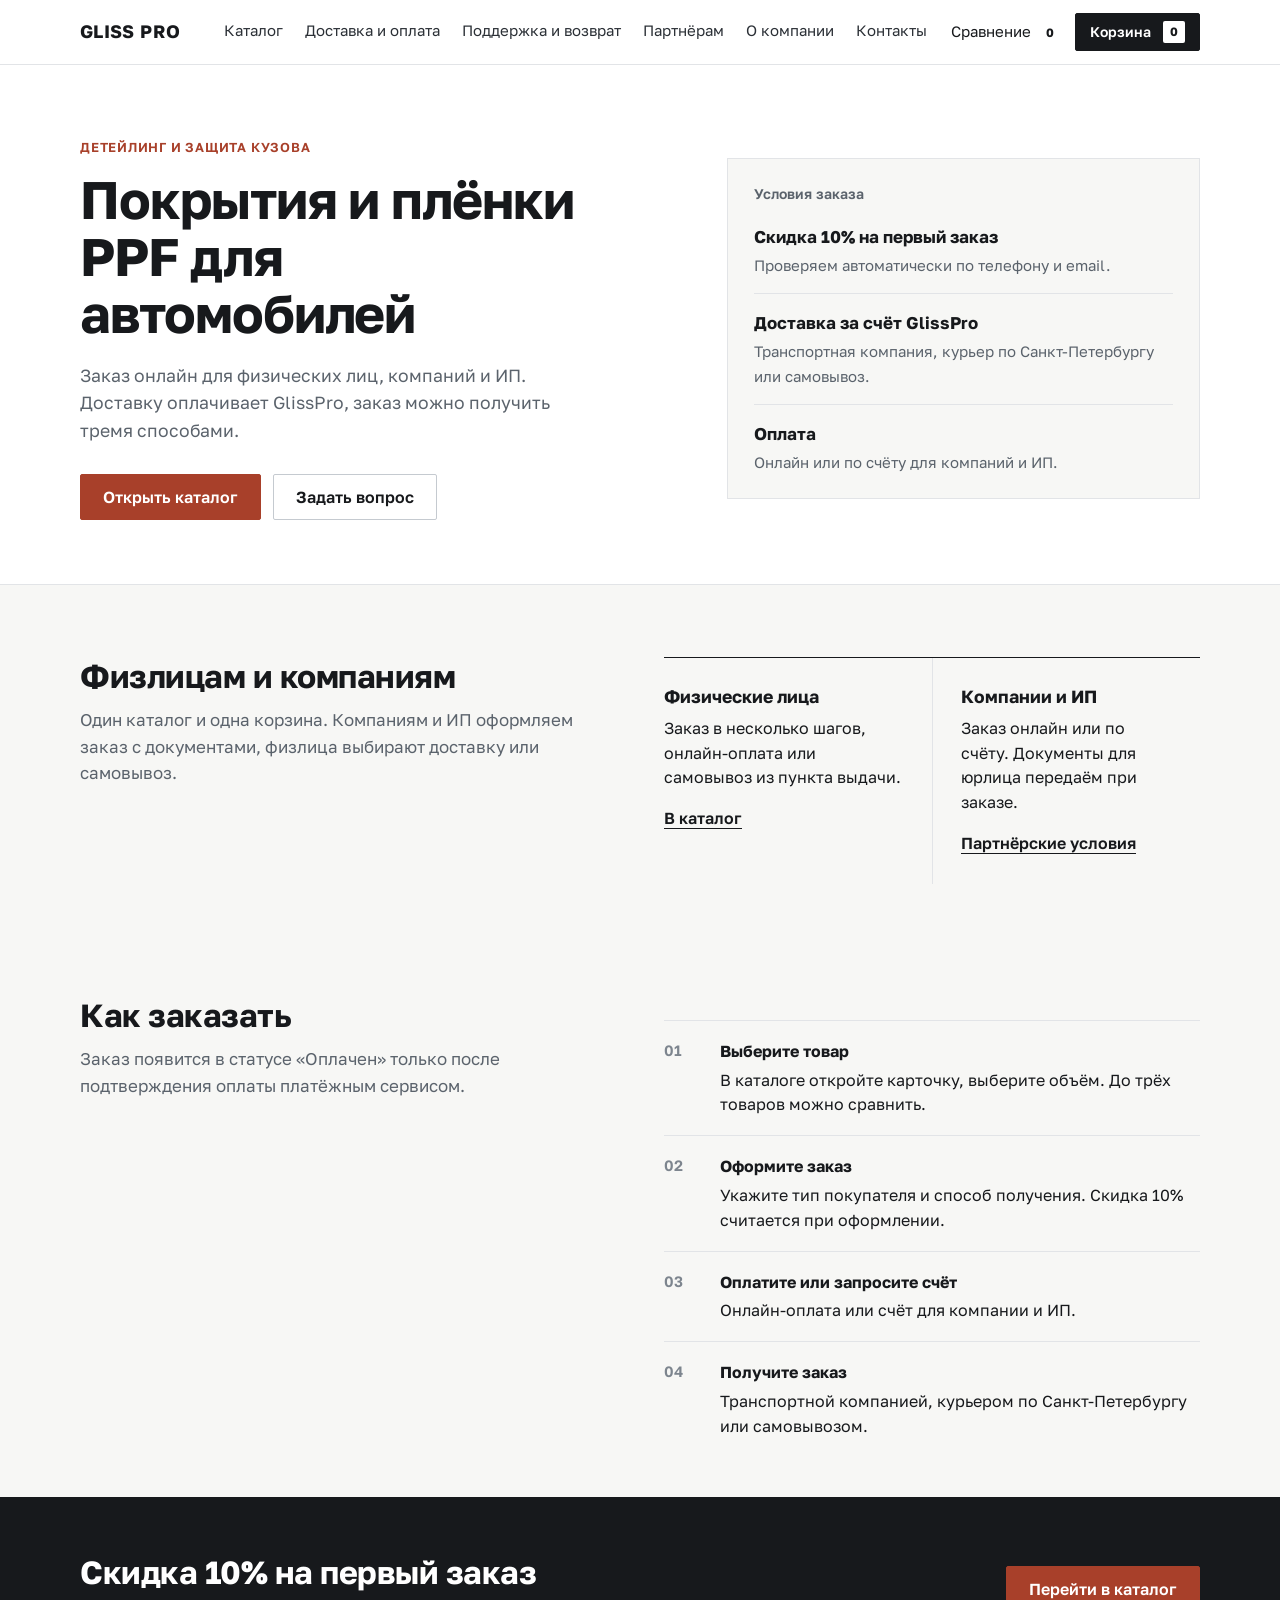
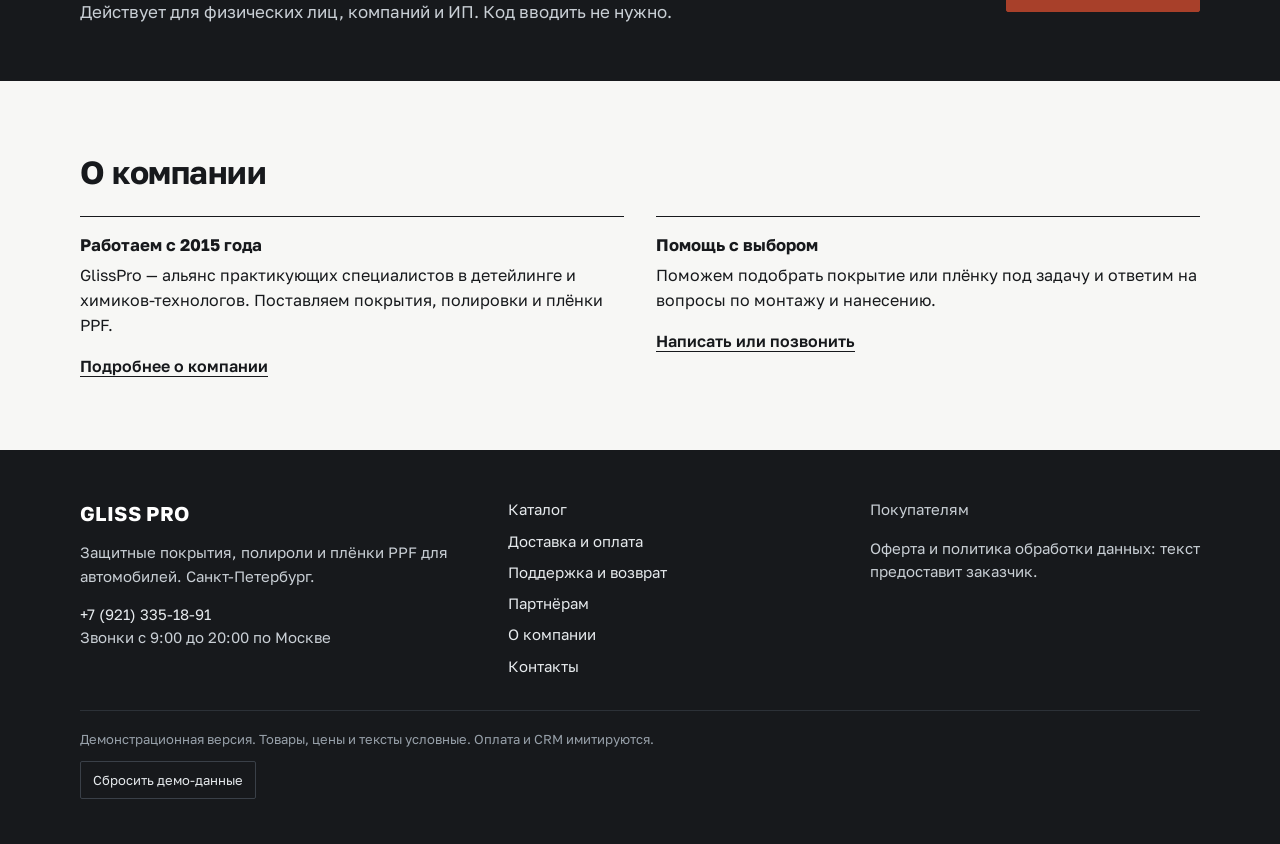
<file: index.html>
<!doctype html>
<html lang="ru">
<head>
  <meta charset="utf-8">
  <meta name="viewport" content="width=device-width, initial-scale=1">
  <title>GlissPro: защитные покрытия и плёнки PPF (демо)</title>
  <meta name="description" content="Защитные покрытия, полироли и плёнки PPF для автомобилей. Заказ онлайн для физлиц, компаний и ИП. Скидка 10% на первый заказ.">
  <link rel="stylesheet" href="assets/css/main.css">
</head>
<body data-page="index">
  <div id="site-header"></div>
  <main>
    <section class="hero">
      <div class="hero__inner">
        <div>
          <p class="eyebrow">Детейлинг и защита кузова</p>
          <h1 class="hero__title">Покрытия и плёнки PPF для автомобилей</h1>
          <p class="hero__sub">Заказ онлайн для физических лиц, компаний и ИП. Доставку оплачивает GlissPro, заказ можно получить тремя способами.</p>
          <div class="hero__cta">
            <a class="btn btn--accent" href="catalog.html">Открыть каталог</a>
            <a class="btn btn--ghost" href="contacts.html">Задать вопрос</a>
          </div>
        </div>
        <aside class="facts" aria-label="Условия заказа">
          <p class="facts__title">Условия заказа</p>
          <div class="facts__item">
            <strong>Скидка 10% на первый заказ</strong>
            <span>Проверяем автоматически по телефону и email.</span>
          </div>
          <div class="facts__item">
            <strong>Доставка за счёт GlissPro</strong>
            <span>Транспортная компания, курьер по Санкт-Петербургу или самовывоз.</span>
          </div>
          <div class="facts__item">
            <strong>Оплата</strong>
            <span>Онлайн или по счёту для компаний и ИП.</span>
          </div>
        </aside>
      </div>
    </section>

    <section class="section">
      <div class="container split">
        <div>
          <h2 class="section__title">Физлицам и компаниям</h2>
          <p class="lede">Один каталог и одна корзина. Компаниям и ИП оформляем заказ с документами, физлица выбирают доставку или самовывоз.</p>
        </div>
        <div class="audience">
          <div>
            <h3>Физические лица</h3>
            <p>Заказ в несколько шагов, онлайн-оплата или самовывоз из пункта выдачи.</p>
            <a class="link-arrow" href="catalog.html">В каталог</a>
          </div>
          <div>
            <h3>Компании и ИП</h3>
            <p>Заказ онлайн или по счёту. Документы для юрлица передаём при заказе.</p>
            <a class="link-arrow" href="partners.html">Партнёрские условия</a>
          </div>
        </div>
      </div>
    </section>

    <section class="section section--tight">
      <div class="container split">
        <div>
          <h2 class="section__title">Как заказать</h2>
          <p class="lede">Заказ появится в статусе «Оплачен» только после подтверждения оплаты платёжным сервисом.</p>
        </div>
        <ol class="steps">
          <li><strong>Выберите товар</strong>В каталоге откройте карточку, выберите объём. До трёх товаров можно сравнить.</li>
          <li><strong>Оформите заказ</strong>Укажите тип покупателя и способ получения. Скидка 10% считается при оформлении.</li>
          <li><strong>Оплатите или запросите счёт</strong>Онлайн-оплата или счёт для компании и ИП.</li>
          <li><strong>Получите заказ</strong>Транспортной компанией, курьером по Санкт-Петербургу или самовывозом.</li>
        </ol>
      </div>
    </section>

    <section class="band">
      <div class="container band__inner">
        <div>
          <h2 class="section__title">Скидка 10% на первый заказ</h2>
          <p class="lede">Действует для физических лиц, компаний и ИП. Код вводить не нужно.</p>
        </div>
        <a class="btn btn--accent" href="catalog.html">Перейти в каталог</a>
      </div>
    </section>

    <section class="section">
      <div class="container">
        <h2 class="section__title">О компании</h2>
        <div class="two-text" style="margin-top:24px">
          <article>
            <h3>Работаем с 2015 года</h3>
            <p>GlissPro — альянс практикующих специалистов в детейлинге и химиков-технологов. Поставляем покрытия, полировки и плёнки PPF.</p>
            <a class="link-arrow" href="about.html">Подробнее о компании</a>
          </article>
          <article>
            <h3>Помощь с выбором</h3>
            <p>Поможем подобрать покрытие или плёнку под задачу и ответим на вопросы по монтажу и нанесению.</p>
            <a class="link-arrow" href="contacts.html">Написать или позвонить</a>
          </article>
        </div>
      </div>
    </section>
  </main>
  <div id="site-footer"></div>
  <script src="assets/js/products.js"></script>
  <script src="assets/js/store.js"></script>
</body>
</html>
</file>
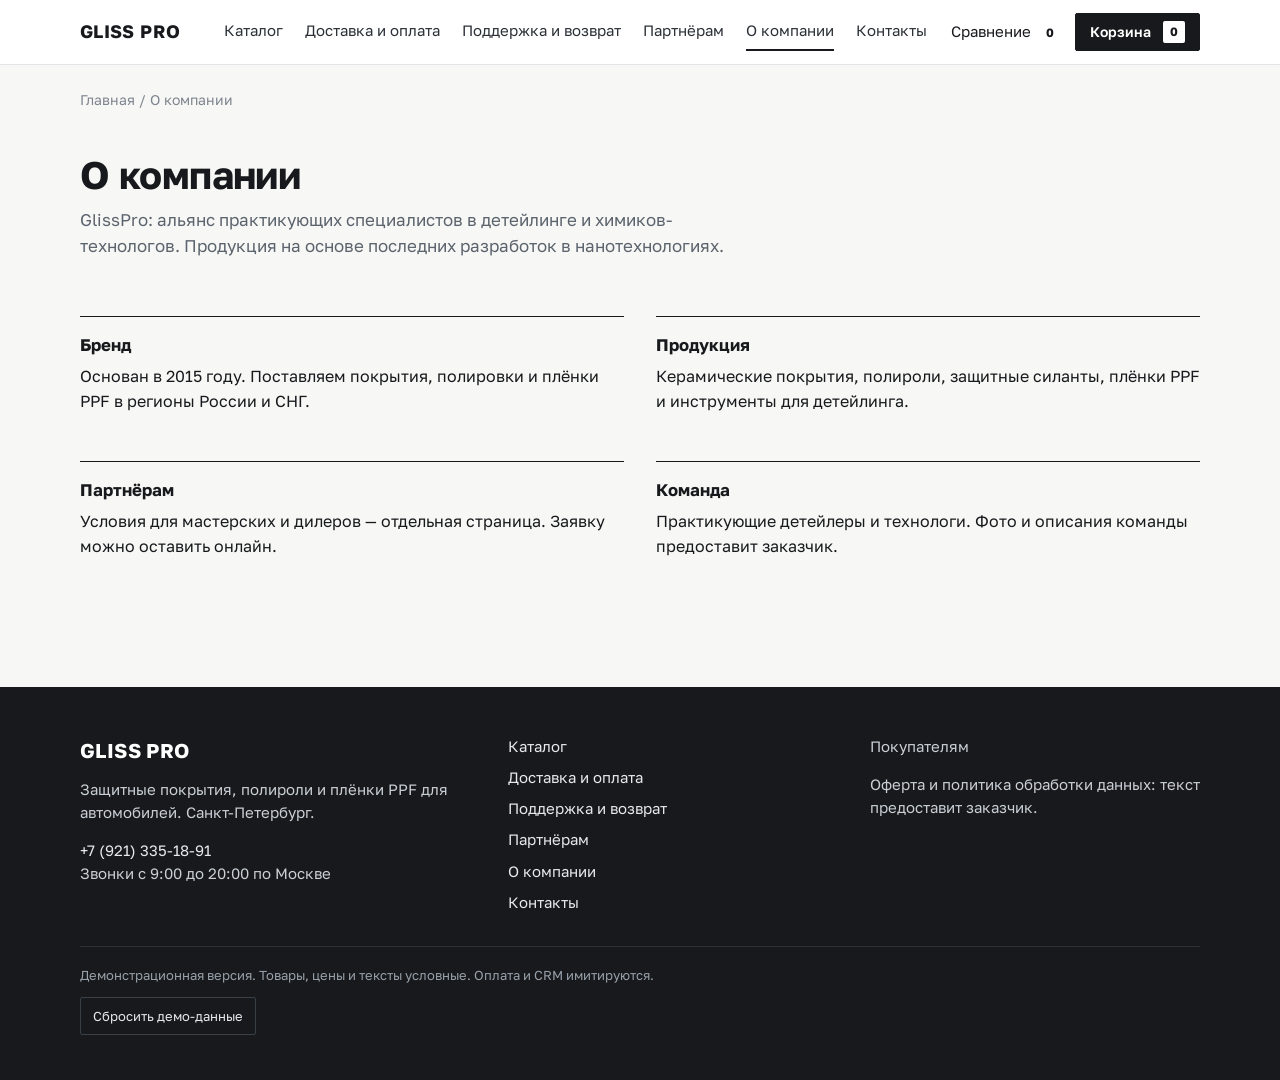
<file: about.html>
<!doctype html>
<html lang="ru">
<head>
  <meta charset="utf-8">
  <meta name="viewport" content="width=device-width, initial-scale=1">
  <title>О компании GlissPro (демо)</title>
  <meta name="description" content="GlissPro: бренд защитных покрытий, полировок и плёнок PPF для автомобилей. Работаем с 2015 года.">
  <link rel="stylesheet" href="assets/css/main.css">
</head>
<body data-page="about">
  <div id="site-header"></div>
  <main>
    <div class="container" style="padding-bottom: 72px">
      <p class="crumbs"><a href="index.html">Главная</a> / О компании</p>
      <h1 class="page-title">О компании</h1>
      <p class="lede">GlissPro: альянс практикующих специалистов в детейлинге и химиков-технологов. Продукция на основе последних разработок в нанотехнологиях.</p>

      <section class="section--tight">
        <div class="two-text">
          <article>
            <h3>Бренд</h3>
            <p>Основан в 2015 году. Поставляем покрытия, полировки и плёнки PPF в регионы России и СНГ.</p>
          </article>
          <article>
            <h3>Продукция</h3>
            <p>Керамические покрытия, полироли, защитные силанты, плёнки PPF и инструменты для детейлинга.</p>
          </article>
        </div>
        <div class="two-text" style="margin-top: 32px">
          <article>
            <h3>Партнёрам</h3>
            <p>Условия для мастерских и дилеров — отдельная страница. Заявку можно оставить онлайн.</p>
          </article>
          <article>
            <h3>Команда</h3>
            <p>Практикующие детейлеры и технологи. Фото и описания команды предоставит заказчик.</p>
          </article>
        </div>
      </section>
    </div>
  </main>
  <div id="site-footer"></div>
  <script src="assets/js/products.js"></script>
  <script src="assets/js/store.js"></script>
</body>
</html>
</file>
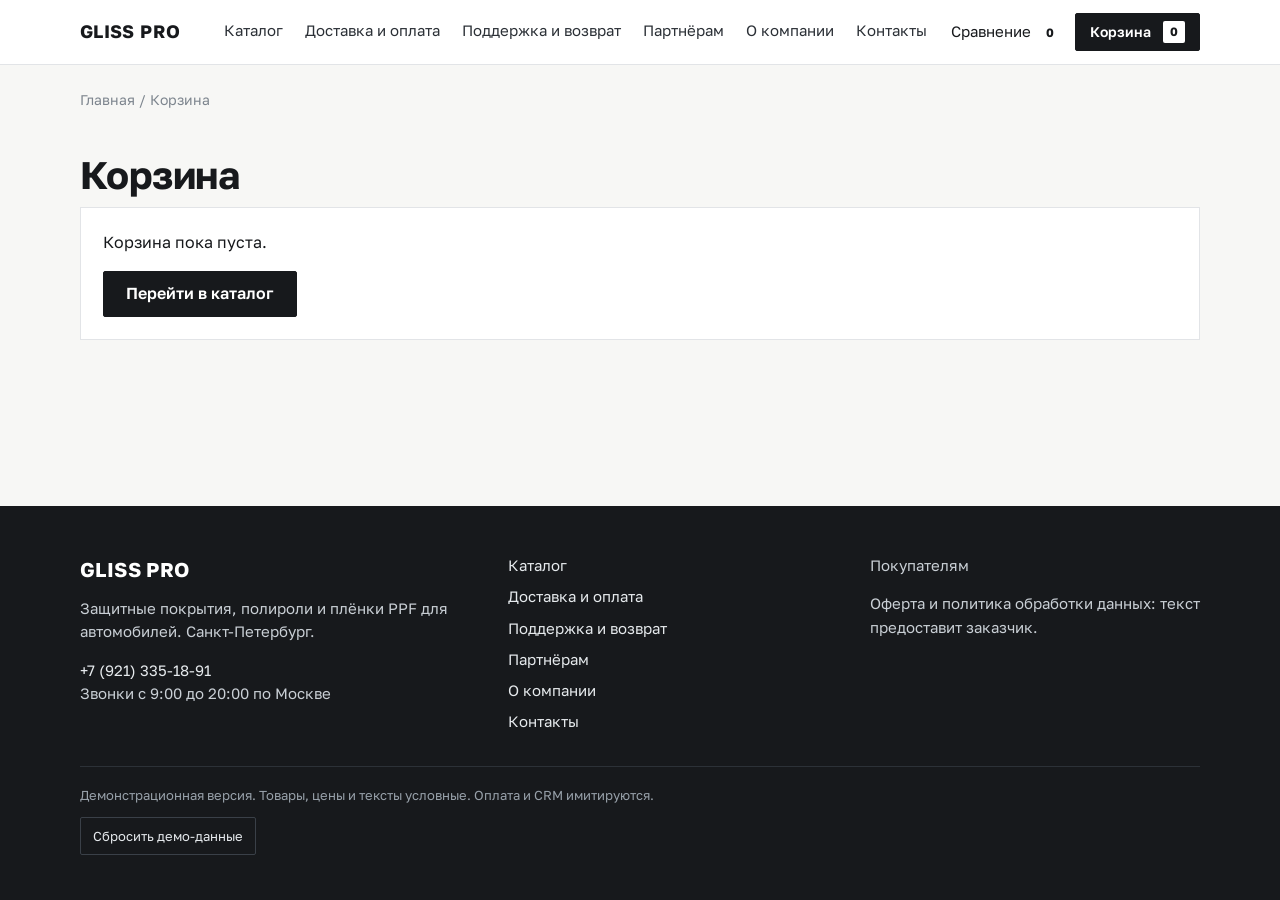
<file: cart.html>
<!doctype html>
<html lang="ru">
<head>
  <meta charset="utf-8">
  <meta name="viewport" content="width=device-width, initial-scale=1">
  <title>Корзина: GlissPro (демо)</title>
  <meta name="description" content="Корзина GlissPro: состав заказа, скидка 10% на первый заказ, доставка за счёт GlissPro.">
  <link rel="stylesheet" href="assets/css/main.css">
</head>
<body data-page="cart">
  <div id="site-header"></div>
  <main>
    <div class="container" style="padding-bottom: 72px">
      <p class="crumbs"><a href="index.html">Главная</a> / Корзина</p>
      <h1 class="page-title">Корзина</h1>
      <div id="cart-root"></div>
    </div>
  </main>
  <div id="site-footer"></div>
  <script src="assets/js/products.js"></script>
  <script src="assets/js/store.js"></script>
</body>
</html>
</file>
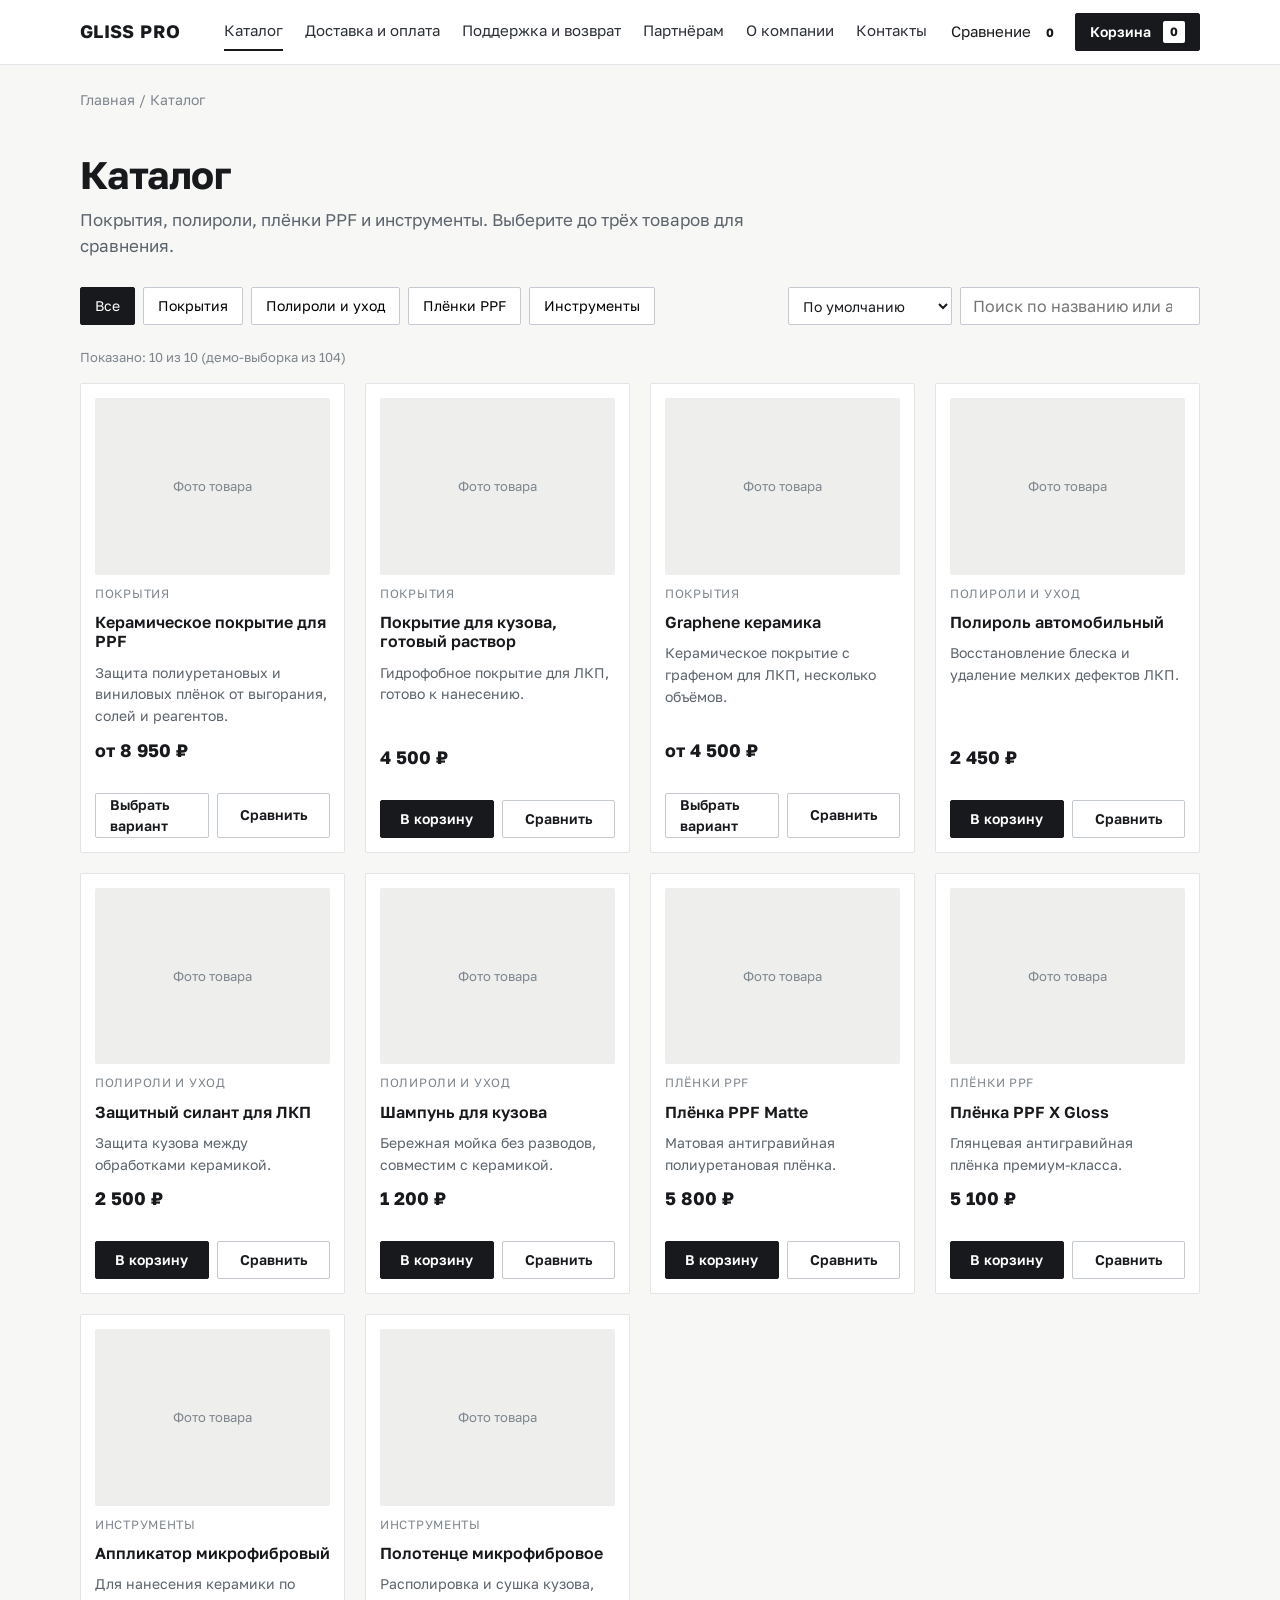
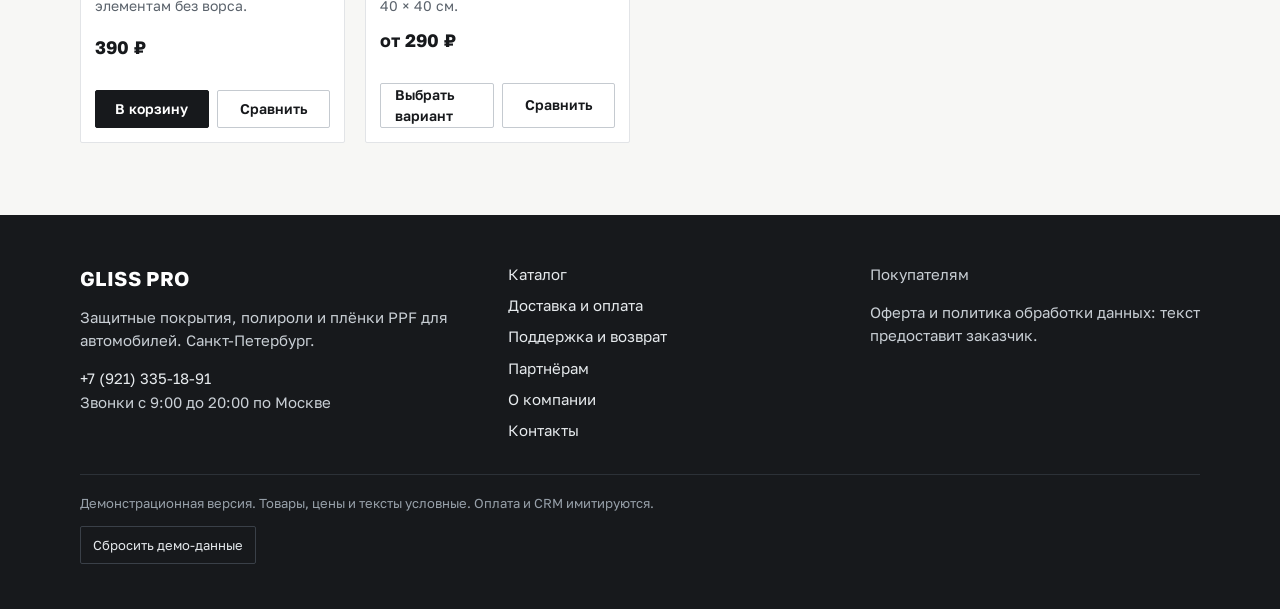
<file: catalog.html>
<!doctype html>
<html lang="ru">
<head>
  <meta charset="utf-8">
  <meta name="viewport" content="width=device-width, initial-scale=1">
  <title>Каталог защитных покрытий и PPF: GlissPro (демо)</title>
  <meta name="description" content="Каталог GlissPro: керамические покрытия, полироли, плёнки PPF и инструменты. Сравнение до трёх товаров, скидка 10% на первый заказ.">
  <link rel="stylesheet" href="assets/css/main.css">
</head>
<body data-page="catalog">
  <div id="site-header"></div>
  <main>
    <div class="container">
      <p class="crumbs"><a href="index.html">Главная</a> / Каталог</p>
      <h1 class="page-title">Каталог</h1>
      <p class="lede">Покрытия, полироли, плёнки PPF и инструменты. Выберите до трёх товаров для сравнения.</p>

      <div class="toolbar">
        <div class="toolbar__filters" id="category-chips" aria-label="Категории"></div>
        <div class="toolbar__controls">
          <select class="sort" id="sort" aria-label="Сортировка">
            <option value="default">По умолчанию</option>
            <option value="price-asc">Сначала дешевле</option>
            <option value="price-desc">Сначала дороже</option>
            <option value="name">По названию</option>
          </select>
          <input class="search" id="search" type="search" placeholder="Поиск по названию или артикулу" aria-label="Поиск по каталогу">
        </div>
      </div>
      <p class="field__hint" id="count"></p>
      <div class="grid" id="product-grid" style="margin: 16px 0 72px"></div>
    </div>
  </main>
  <div id="site-footer"></div>
  <script src="assets/js/products.js"></script>
  <script src="assets/js/store.js"></script>
</body>
</html>
</file>
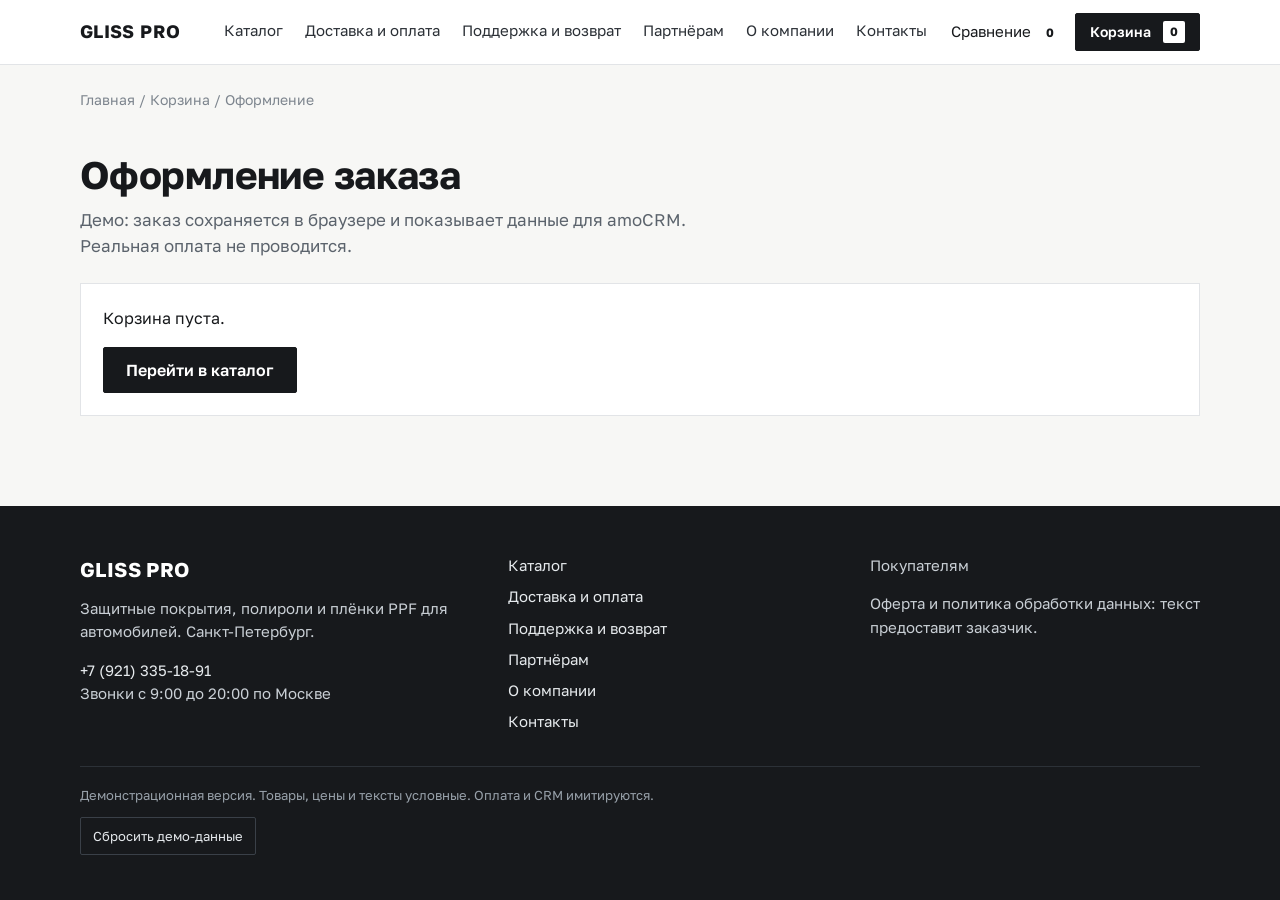
<file: checkout.html>
<!doctype html>
<html lang="ru">
<head>
  <meta charset="utf-8">
  <meta name="viewport" content="width=device-width, initial-scale=1">
  <title>Оформление заказа: GlissPro (демо)</title>
  <meta name="description" content="Оформление заказа GlissPro: физлицо, компания или ИП, три способа получения, онлайн-оплата или счёт.">
  <link rel="stylesheet" href="assets/css/main.css">
</head>
<body data-page="checkout">
  <div id="site-header"></div>
  <main>
    <div class="container" style="padding-bottom: 72px">
      <p class="crumbs"><a href="index.html">Главная</a> / <a href="cart.html">Корзина</a> / Оформление</p>
      <h1 class="page-title">Оформление заказа</h1>
      <p class="lede">Демо: заказ сохраняется в браузере и показывает данные для amoCRM. Реальная оплата не проводится.</p>

      <div id="checkout-empty" class="panel" hidden style="margin-top: 24px">
        <p>Корзина пуста.</p>
        <a class="btn" href="catalog.html">Перейти в каталог</a>
      </div>

      <div class="two-col" id="checkout-layout">
        <form class="panel" id="checkout-form">

          <div class="checkout-section">
            <h3>1. Тип покупателя</h3>
            <div class="choice-group">
              <label class="choice"><input type="radio" name="buyer_type" value="person" checked><span>Физическое лицо</span></label>
              <label class="choice"><input type="radio" name="buyer_type" value="company"><span>Компания или ИП<small>Документы для юрлица предоставляются при заказе</small></span></label>
            </div>
            <div data-buyer="company" hidden>
              <div class="form-grid">
                <div class="field field--full"><label for="company_name">Название компании или ИП</label><input id="company_name" name="company_name" autocomplete="organization"></div>
                <div class="field"><label for="inn">ИНН</label><input id="inn" name="inn" inputmode="numeric" pattern="[0-9]{10}|[0-9]{12}" title="10 или 12 цифр"></div>
              </div>
            </div>
          </div>

          <div class="checkout-section">
            <h3>2. Контакты</h3>
            <div class="form-grid">
              <div class="field"><label for="contact_name">Имя</label><input id="contact_name" name="contact_name" required autocomplete="name"></div>
              <div class="field"><label for="phone">Телефон</label><input id="phone" name="phone" type="tel" required autocomplete="tel" placeholder="+7 900 000-00-00"></div>
              <div class="field field--full">
                <label for="email">Email</label>
                <input id="email" name="email" type="email" autocomplete="email">
                <span class="field__hint">Телефон обязателен. По нему проверяется первый заказ.</span>
              </div>
            </div>
          </div>

          <div class="checkout-section">
            <h3>3. Способ получения</h3>
            <div class="choice-group">
              <label class="choice"><input type="radio" name="delivery" value="tk" checked><span>Транспортная компания<small>Доставка за счёт GlissPro, ТК согласует менеджер</small></span></label>
              <label class="choice"><input type="radio" name="delivery" value="spb"><span>Доставка по Санкт-Петербургу<small>Курьером по адресу, 0 ₽</small></span></label>
              <label class="choice"><input type="radio" name="delivery" value="pickup"><span>Самовывоз<small>Из пункта выдачи в Санкт-Петербурге</small></span></label>
            </div>

            <div data-delivery="tk">
              <div class="form-grid">
                <div class="field"><label for="tk_city">Город</label><input id="tk_city" name="tk_city" required autocomplete="address-level2"></div>
                <div class="field"><label for="tk_carrier">Транспортная компания</label>
                  <select id="tk_carrier" name="tk_carrier">
                    <option>СДЭК</option>
                    <option>Деловые Линии</option>
                    <option>ПЭК</option>
                    <option>Другая, по согласованию</option>
                  </select>
                </div>
                <div class="field field--full"><label for="tk_address">Адрес или пункт выдачи ТК</label><input id="tk_address" name="tk_address" required></div>
                <div class="field field--full"><label for="tk_comment">Комментарий для менеджера</label><textarea id="tk_comment" name="tk_comment"></textarea></div>
              </div>
            </div>

            <div data-delivery="spb" hidden>
              <div class="form-grid">
                <div class="field field--full"><label for="spb_address">Адрес доставки в Санкт-Петербурге</label><input id="spb_address" name="spb_address" required autocomplete="street-address"></div>
                <div class="field"><label for="spb_date">Желаемая дата</label><input id="spb_date" name="spb_date" type="date"></div>
                <div class="field field--full"><label for="spb_comment">Комментарий для курьера</label><textarea id="spb_comment" name="spb_comment"></textarea></div>
              </div>
            </div>

            <div data-delivery="pickup" hidden>
              <div class="field"><label for="pickup-select">Пункт выдачи</label><select id="pickup-select" name="pickup_point" required></select></div>
            </div>
          </div>

          <div class="checkout-section">
            <h3>4. Оплата</h3>
            <div class="choice-group">
              <label class="choice"><input type="radio" name="payment" value="online" checked><span>Онлайн-оплата<small>Карта или сервис, выбранный заказчиком (Prodamus или эквайринг)</small></span></label>
              <label class="choice"><input type="radio" name="payment" value="invoice"><span>Заказ по счёту<small>Счёт выставит менеджер, для компаний и ИП</small></span></label>
            </div>
          </div>

          <div class="checkout-section">
            <h3>5. Комментарий и согласие</h3>
            <div class="field"><label for="comment">Комментарий к заказу</label><textarea id="comment" name="comment"></textarea></div>
            <label class="check"><input type="checkbox" name="consent" required> Согласен с офертой и обработкой персональных данных</label>
            <button class="btn btn--accent btn--block" type="submit">Оформить заказ</button>
          </div>
        </form>

        <aside class="panel" id="checkout-summary">
          <h2>Ваш заказ</h2>
          <ul id="checkout-items" style="padding-left: 18px; margin: 0 0 16px; font-size: 15px"></ul>
          <div class="totals">
            <div><span>Товары</span><span id="sum-subtotal">0 ₽</span></div>
            <div class="is-discount"><span>Скидка 10% на первый заказ</span><span id="sum-discount">0 ₽</span></div>
            <div><span>Доставка</span><span>0 ₽, оплачивает GlissPro</span></div>
            <div class="is-total"><span>К оплате</span><span id="sum-total">0 ₽</span></div>
          </div>
          <p class="field__hint" id="discount-note"></p>
        </aside>
      </div>

      <section id="order-result" class="panel" hidden style="margin-top: 24px; max-width: 760px">
        <h2>Заказ <span id="order-number"></span> создан</h2>
        <p>Статус: <span class="order-status" id="order-status" data-status="awaiting_payment"></span></p>
        <p class="field__hint" id="order-note"></p>
        <div class="sim-row" id="sim-box">
          <button class="btn btn--small" type="button" data-sim="paid">Имитация webhook: оплачено</button>
          <button class="btn btn--small btn--ghost" type="button" data-sim="failed">Имитация: оплата не прошла</button>
          <button class="btn btn--small btn--ghost" type="button" data-sim="canceled">Имитация: отмена</button>
        </div>
        <details>
          <summary>Данные заказа для amoCRM и учёта</summary>
          <pre class="json" id="order-json"></pre>
        </details>
        <a class="btn btn--ghost" href="catalog.html" style="margin-top: 12px">Вернуться в каталог</a>
      </section>
    </div>
  </main>
  <div id="site-footer"></div>
  <script src="assets/js/products.js"></script>
  <script src="assets/js/store.js"></script>
</body>
</html>
</file>
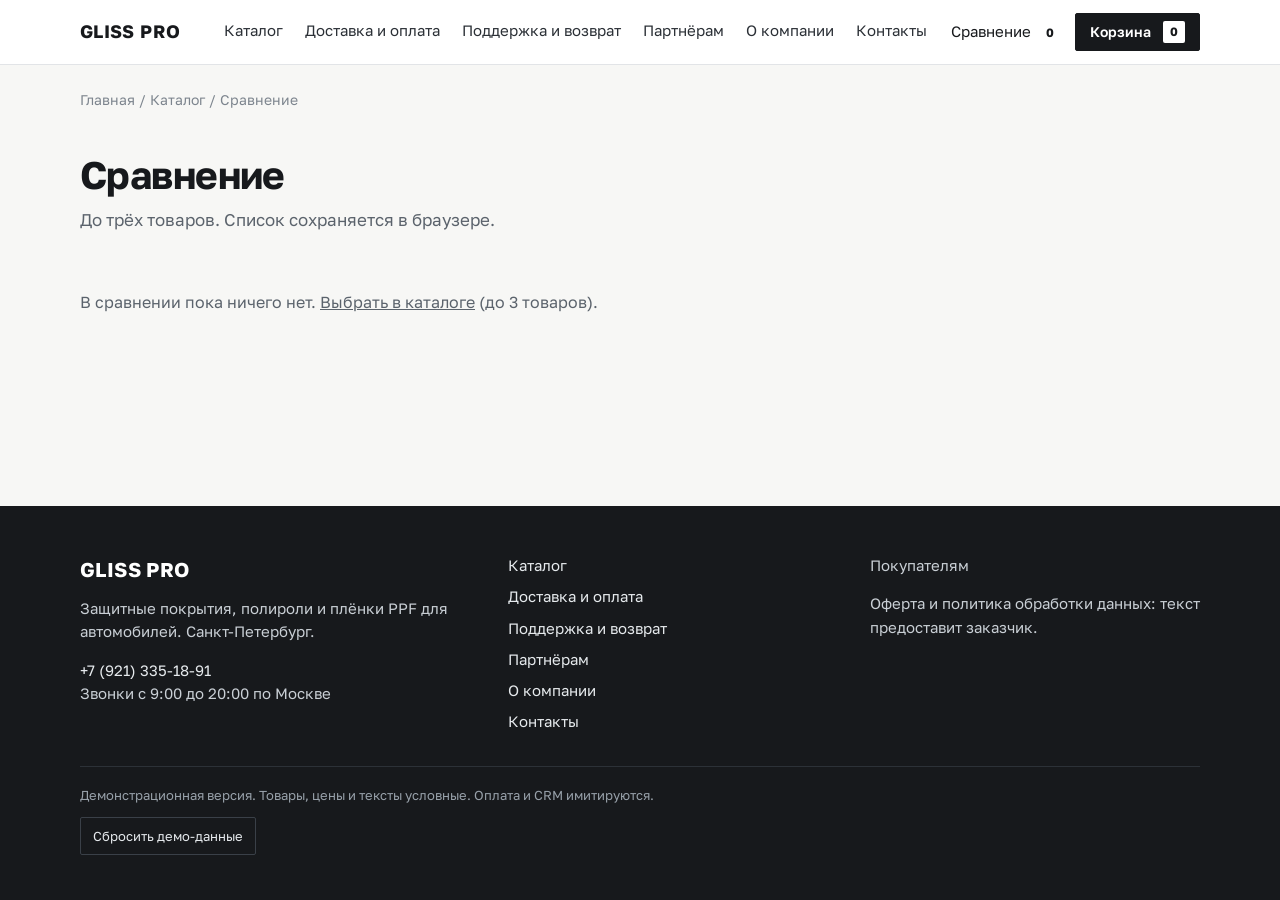
<file: compare.html>
<!doctype html>
<html lang="ru">
<head>
  <meta charset="utf-8">
  <meta name="viewport" content="width=device-width, initial-scale=1">
  <title>Сравнение товаров: GlissPro (демо)</title>
  <meta name="description" content="Сравнение покрытий, полировок и плёнок PPF GlissPro: до трёх товаров в одной таблице.">
  <link rel="stylesheet" href="assets/css/main.css">
</head>
<body data-page="compare">
  <div id="site-header"></div>
  <main>
    <div class="container" style="padding-bottom: 72px">
      <p class="crumbs"><a href="index.html">Главная</a> / <a href="catalog.html">Каталог</a> / Сравнение</p>
      <h1 class="page-title">Сравнение</h1>
      <p class="lede">До трёх товаров. Список сохраняется в браузере.</p>
      <div id="compare-root"></div>
    </div>
  </main>
  <div id="site-footer"></div>
  <script src="assets/js/products.js"></script>
  <script src="assets/js/store.js"></script>
</body>
</html>
</file>
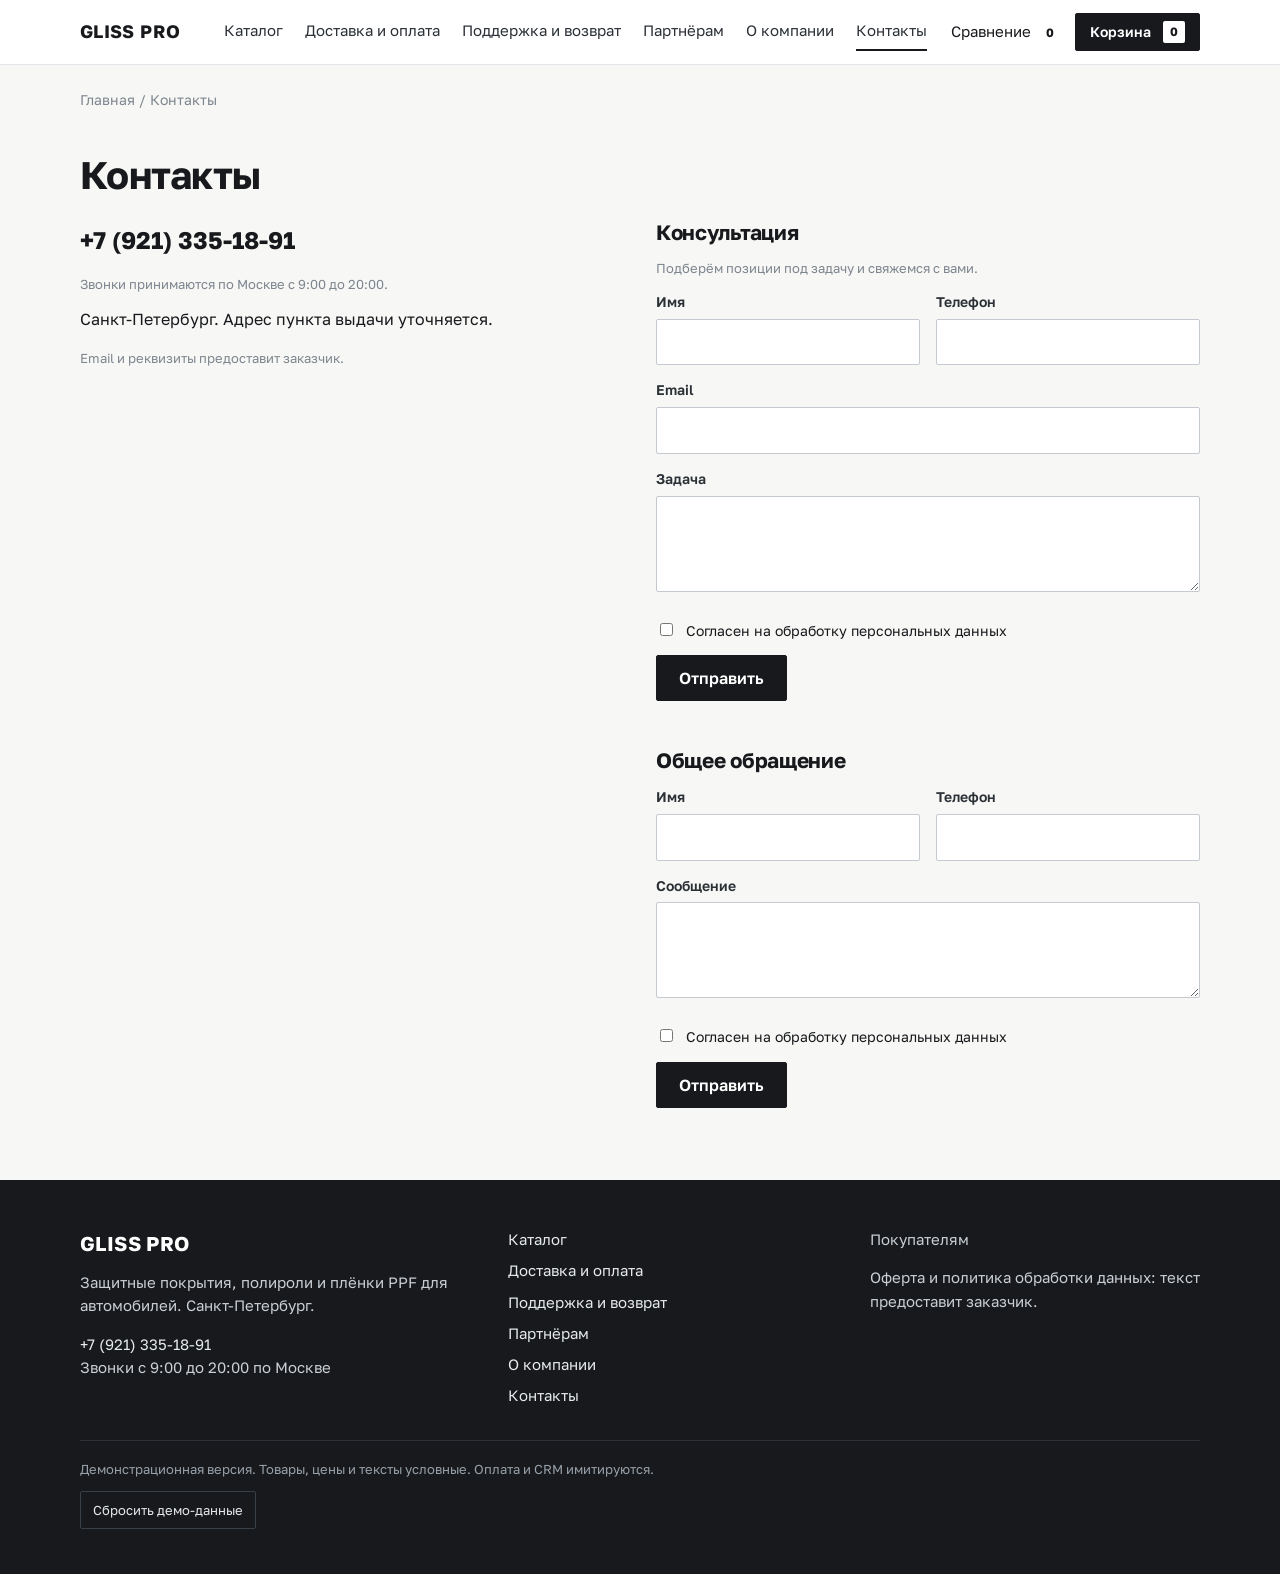
<file: contacts.html>
<!doctype html>
<html lang="ru">
<head>
  <meta charset="utf-8">
  <meta name="viewport" content="width=device-width, initial-scale=1">
  <title>Контакты: GlissPro (демо)</title>
  <meta name="description" content="Контакты GlissPro: телефон, Санкт-Петербург, формы консультации и общего обращения.">
  <link rel="stylesheet" href="assets/css/main.css">
</head>
<body data-page="contacts">
  <div id="site-header"></div>
  <main>
    <div class="container" style="padding-bottom: 72px">
      <p class="crumbs"><a href="index.html">Главная</a> / Контакты</p>
      <h1 class="page-title">Контакты</h1>

      <div class="contact-row" style="margin-top: 24px">
        <div>
          <p><a class="big-phone" href="tel:+79213351891">+7 (921) 335-18-91</a></p>
          <p class="field__hint">Звонки принимаются по Москве с 9:00 до 20:00.</p>
          <p>Санкт-Петербург. Адрес пункта выдачи уточняется.</p>
          <p class="field__hint">Email и реквизиты предоставит заказчик.</p>
        </div>

        <div>
          <section id="consultation" style="scroll-margin-top: 90px">
            <h2 class="section__title" style="font-size: 1.3rem">Консультация</h2>
            <p class="field__hint">Подберём позиции под задачу и свяжемся с вами.</p>
            <form data-form="consultation">
              <div class="form-grid">
                <div class="field"><label for="cn-name">Имя</label><input id="cn-name" name="name" required autocomplete="name"></div>
                <div class="field"><label for="cn-phone">Телефон</label><input id="cn-phone" name="phone" type="tel" required autocomplete="tel"></div>
                <div class="field field--full"><label for="cn-email">Email</label><input id="cn-email" name="email" type="email"></div>
                <div class="field field--full"><label for="cn-msg">Задача</label><textarea id="cn-msg" name="message"></textarea></div>
              </div>
              <label class="check"><input type="checkbox" name="consent" required> Согласен на обработку персональных данных</label>
              <button class="btn" type="submit">Отправить</button>
            </form>
            <div class="notice notice--ok form-success" hidden>Заявка отправлена. Свяжемся с вами в рабочее время.</div>
          </section>

          <section style="margin-top: 48px">
            <h2 class="section__title" style="font-size: 1.3rem">Общее обращение</h2>
            <form data-form="general">
              <div class="form-grid">
                <div class="field"><label for="g-name">Имя</label><input id="g-name" name="name" required autocomplete="name"></div>
                <div class="field"><label for="g-phone">Телефон</label><input id="g-phone" name="phone" type="tel" required autocomplete="tel"></div>
                <div class="field field--full"><label for="g-msg">Сообщение</label><textarea id="g-msg" name="message" required></textarea></div>
              </div>
              <label class="check"><input type="checkbox" name="consent" required> Согласен на обработку персональных данных</label>
              <button class="btn" type="submit">Отправить</button>
            </form>
            <div class="notice notice--ok form-success" hidden>Обращение отправлено.</div>
          </section>
        </div>
      </div>
    </div>
  </main>
  <div id="site-footer"></div>
  <script src="assets/js/products.js"></script>
  <script src="assets/js/store.js"></script>
</body>
</html>
</file>
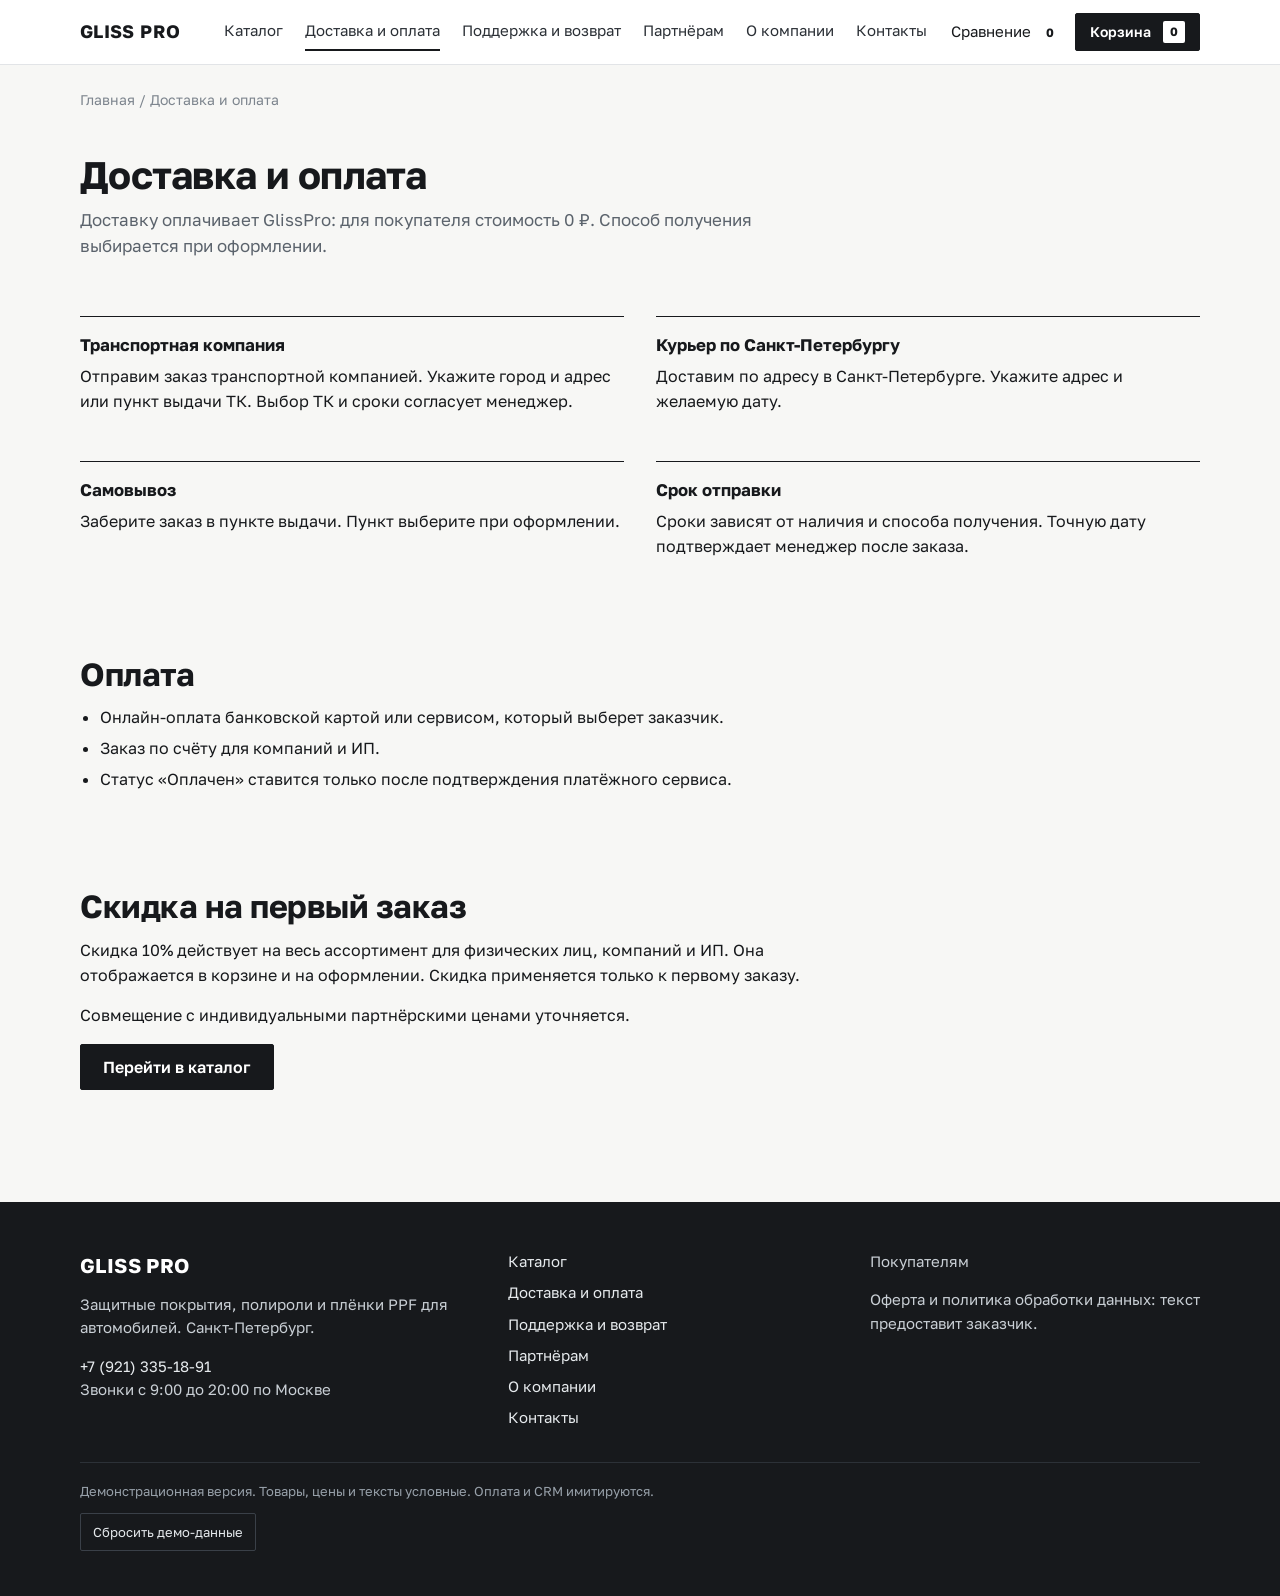
<file: delivery.html>
<!doctype html>
<html lang="ru">
<head>
  <meta charset="utf-8">
  <meta name="viewport" content="width=device-width, initial-scale=1">
  <title>Доставка и оплата: GlissPro (демо)</title>
  <meta name="description" content="Доставка за счёт GlissPro: транспортная компания, курьер по Санкт-Петербургу, самовывоз. Онлайн-оплата и заказ по счёту. Скидка 10% на первый заказ.">
  <link rel="stylesheet" href="assets/css/main.css">
</head>
<body data-page="delivery">
  <div id="site-header"></div>
  <main>
    <div class="container" style="padding-bottom: 72px">
      <p class="crumbs"><a href="index.html">Главная</a> / Доставка и оплата</p>
      <h1 class="page-title">Доставка и оплата</h1>
      <p class="lede">Доставку оплачивает GlissPro: для покупателя стоимость 0 ₽. Способ получения выбирается при оформлении.</p>

      <section class="section--tight">
        <div class="two-text">
          <article>
            <h3>Транспортная компания</h3>
            <p>Отправим заказ транспортной компанией. Укажите город и адрес или пункт выдачи ТК. Выбор ТК и сроки согласует менеджер.</p>
          </article>
          <article>
            <h3>Курьер по Санкт-Петербургу</h3>
            <p>Доставим по адресу в Санкт-Петербурге. Укажите адрес и желаемую дату.</p>
          </article>
        </div>
        <div class="two-text" style="margin-top: 32px">
          <article>
            <h3>Самовывоз</h3>
            <p>Заберите заказ в пункте выдачи. Пункт выберите при оформлении.</p>
          </article>
          <article>
            <h3>Срок отправки</h3>
            <p>Сроки зависят от наличия и способа получения. Точную дату подтверждает менеджер после заказа.</p>
          </article>
        </div>
      </section>

      <section class="section--tight">
        <h2 class="section__title">Оплата</h2>
        <div class="prose">
          <ul>
            <li>Онлайн-оплата банковской картой или сервисом, который выберет заказчик.</li>
            <li>Заказ по счёту для компаний и ИП.</li>
            <li>Статус «Оплачен» ставится только после подтверждения платёжного сервиса.</li>
          </ul>
        </div>
      </section>

      <section class="section--tight">
        <h2 class="section__title">Скидка на первый заказ</h2>
        <div class="prose">
          <p>Скидка 10% действует на весь ассортимент для физических лиц, компаний и ИП. Она отображается в корзине и на оформлении. Скидка применяется только к первому заказу.</p>
          <p>Совмещение с индивидуальными партнёрскими ценами уточняется.</p>
        </div>
        <a class="btn" href="catalog.html">Перейти в каталог</a>
      </section>
    </div>
  </main>
  <div id="site-footer"></div>
  <script src="assets/js/products.js"></script>
  <script src="assets/js/store.js"></script>
</body>
</html>
</file>
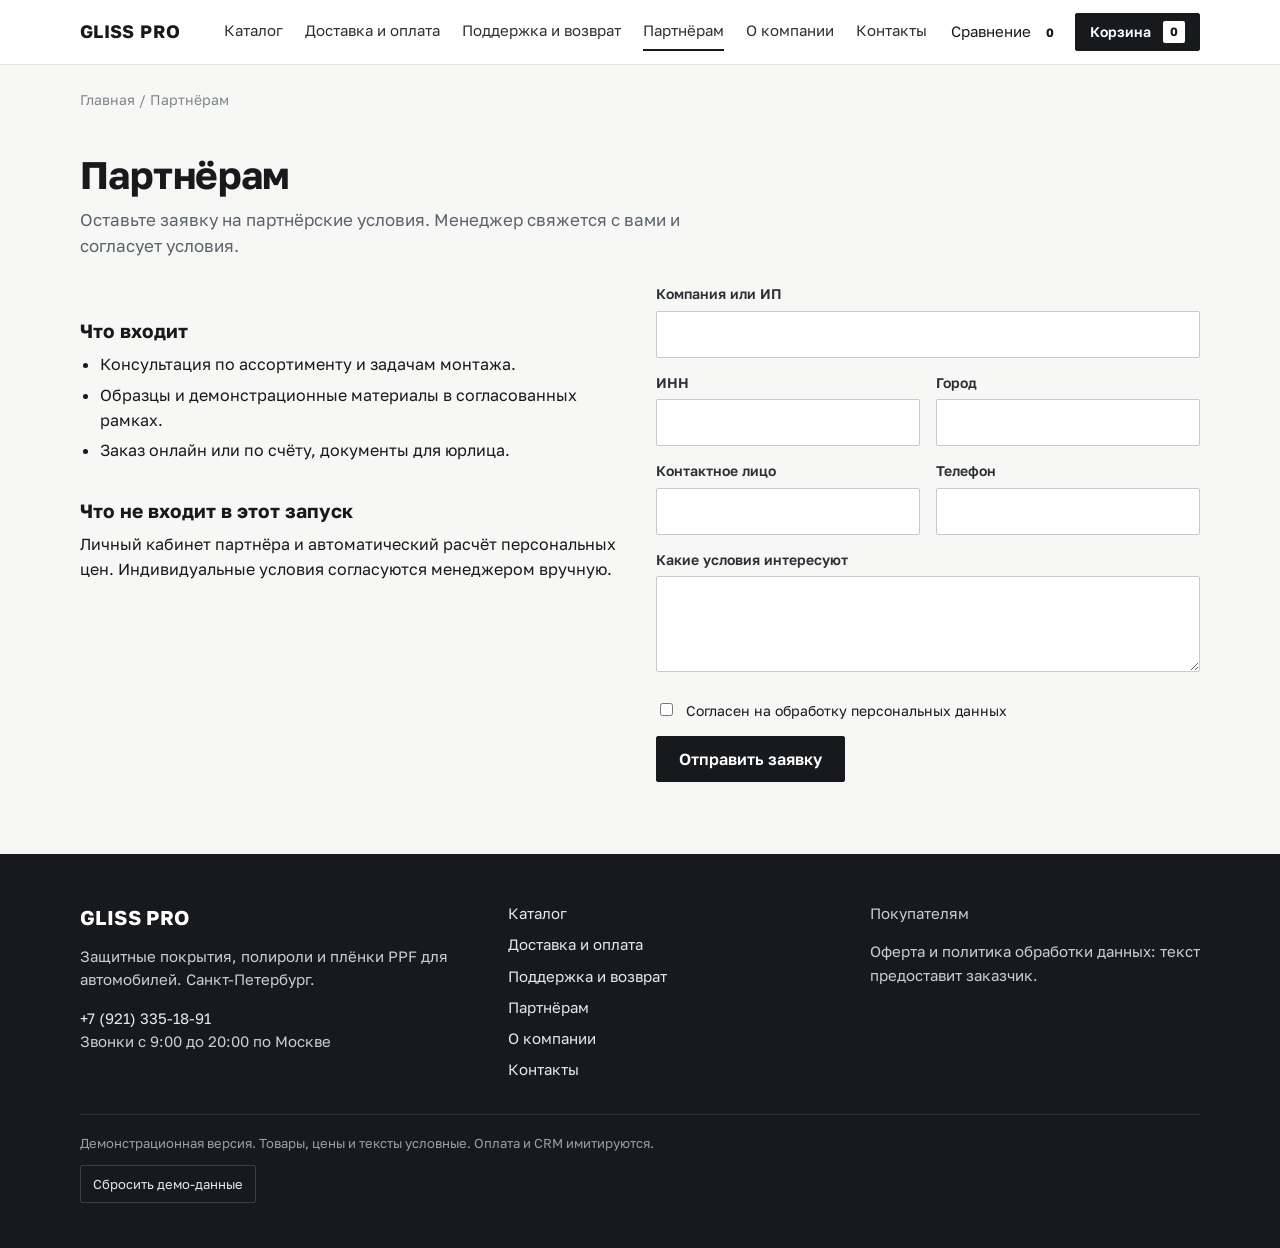
<file: partners.html>
<!doctype html>
<html lang="ru">
<head>
  <meta charset="utf-8">
  <meta name="viewport" content="width=device-width, initial-scale=1">
  <title>Партнёрам: GlissPro (демо)</title>
  <meta name="description" content="Партнёрские условия GlissPro: запрос для дилеров и монтажных компаний. Условия согласует менеджер.">
  <link rel="stylesheet" href="assets/css/main.css">
</head>
<body data-page="partners">
  <div id="site-header"></div>
  <main>
    <div class="container" style="padding-bottom: 72px">
      <p class="crumbs"><a href="index.html">Главная</a> / Партнёрам</p>
      <h1 class="page-title">Партнёрам</h1>
      <p class="lede">Оставьте заявку на партнёрские условия. Менеджер свяжется с вами и согласует условия.</p>

      <div class="contact-row" style="margin-top: 24px">
        <div class="prose">
          <h2>Что входит</h2>
          <ul>
            <li>Консультация по ассортименту и задачам монтажа.</li>
            <li>Образцы и демонстрационные материалы в согласованных рамках.</li>
            <li>Заказ онлайн или по счёту, документы для юрлица.</li>
          </ul>
          <h2>Что не входит в этот запуск</h2>
          <p>Личный кабинет партнёра и автоматический расчёт персональных цен. Индивидуальные условия согласуются менеджером вручную.</p>
        </div>

        <div>
          <form data-form="partner_terms">
            <div class="form-grid">
              <div class="field field--full"><label for="p-company">Компания или ИП</label><input id="p-company" name="company" required autocomplete="organization"></div>
              <div class="field"><label for="p-inn">ИНН</label><input id="p-inn" name="inn" inputmode="numeric" pattern="[0-9]{10}|[0-9]{12}" title="10 или 12 цифр"></div>
              <div class="field"><label for="p-city">Город</label><input id="p-city" name="city" required></div>
              <div class="field"><label for="p-name">Контактное лицо</label><input id="p-name" name="name" required autocomplete="name"></div>
              <div class="field"><label for="p-phone">Телефон</label><input id="p-phone" name="phone" type="tel" required autocomplete="tel"></div>
              <div class="field field--full"><label for="p-msg">Какие условия интересуют</label><textarea id="p-msg" name="message"></textarea></div>
            </div>
            <label class="check"><input type="checkbox" name="consent" required> Согласен на обработку персональных данных</label>
            <button class="btn" type="submit">Отправить заявку</button>
          </form>
          <div class="notice notice--ok form-success" hidden>Заявка отправлена. Менеджер свяжется с вами.</div>
        </div>
      </div>
    </div>
  </main>
  <div id="site-footer"></div>
  <script src="assets/js/products.js"></script>
  <script src="assets/js/store.js"></script>
</body>
</html>
</file>
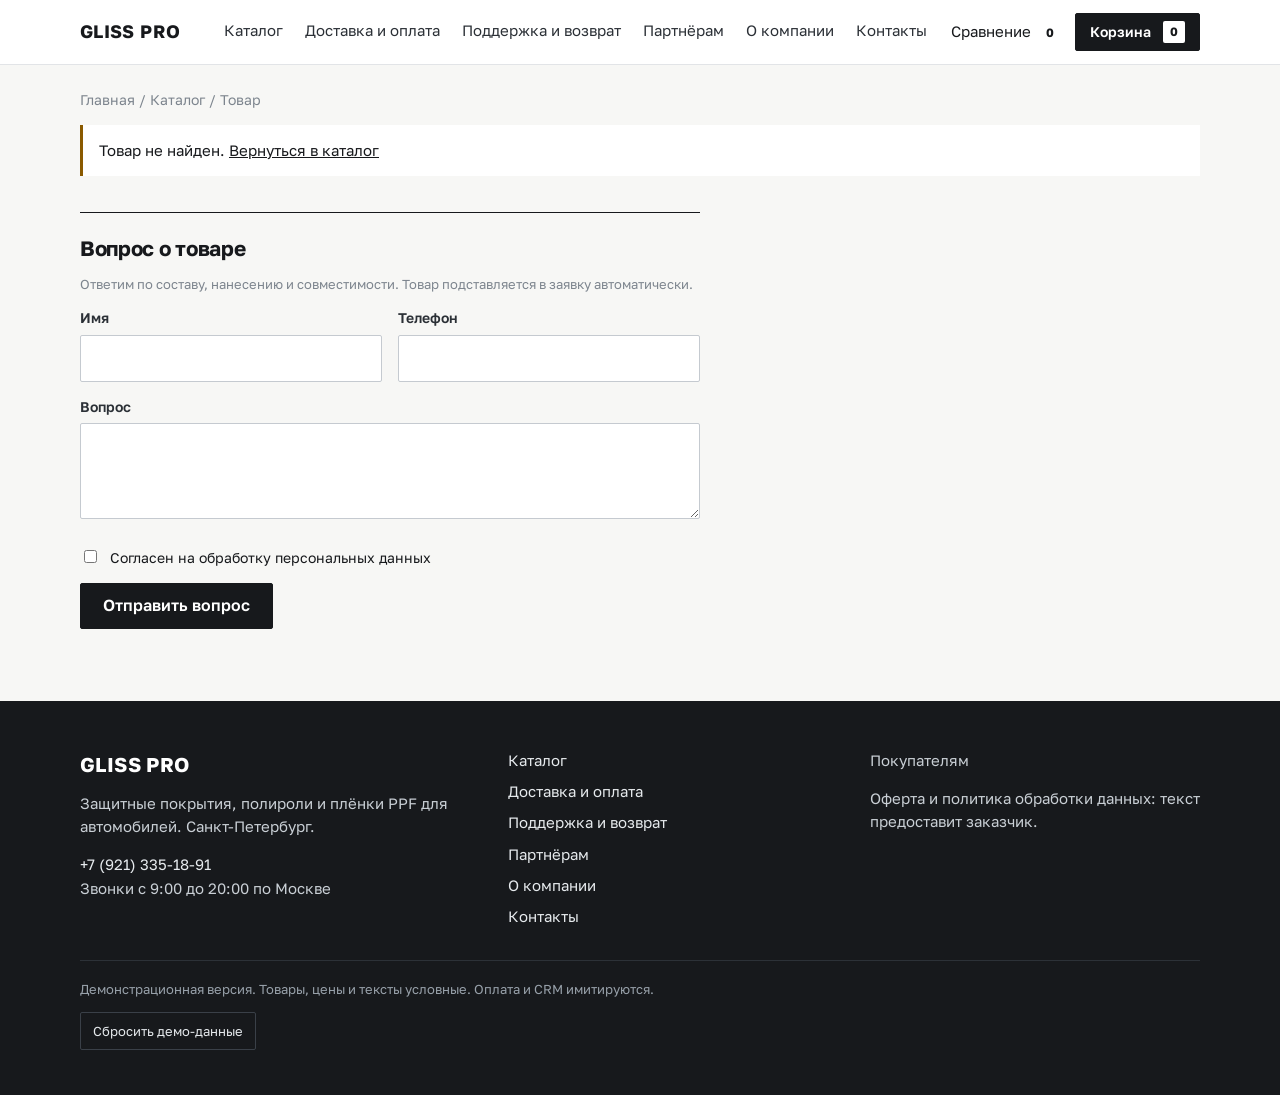
<file: product.html>
<!doctype html>
<html lang="ru">
<head>
  <meta charset="utf-8">
  <meta name="viewport" content="width=device-width, initial-scale=1">
  <title>Товар: GlissPro (демо)</title>
  <meta name="description" content="Карточка товара GlissPro: варианты, характеристики, добавление в корзину и вопрос о товаре.">
  <link rel="stylesheet" href="assets/css/main.css">
</head>
<body data-page="product">
  <div id="site-header"></div>
  <main>
    <div class="container" style="padding-bottom: 72px">
      <p class="crumbs"><a href="index.html">Главная</a> / <a href="catalog.html">Каталог</a> / <span id="crumb-name">Товар</span></p>

      <div id="product-root"></div>

      <section class="mini-form">
        <h2 class="section__title" style="font-size: 1.3rem">Вопрос о товаре</h2>
        <p class="field__hint">Ответим по составу, нанесению и совместимости. Товар подставляется в заявку автоматически.</p>
        <form data-form="product_question">
          <input type="hidden" name="product" id="question-product" value="">
          <div class="form-grid">
            <div class="field"><label for="q-name">Имя</label><input id="q-name" name="name" required autocomplete="name"></div>
            <div class="field"><label for="q-phone">Телефон</label><input id="q-phone" name="phone" type="tel" required autocomplete="tel"></div>
            <div class="field field--full"><label for="q-question">Вопрос</label><textarea id="q-question" name="question" required></textarea></div>
          </div>
          <label class="check"><input type="checkbox" name="consent" required> Согласен на обработку персональных данных</label>
          <button class="btn" type="submit">Отправить вопрос</button>
        </form>
        <div class="notice notice--ok form-success" hidden>Вопрос отправлен. Менеджер ответит в рабочее время.</div>
      </section>
    </div>
  </main>
  <div id="site-footer"></div>
  <script src="assets/js/products.js"></script>
  <script src="assets/js/store.js"></script>
</body>
</html>
</file>
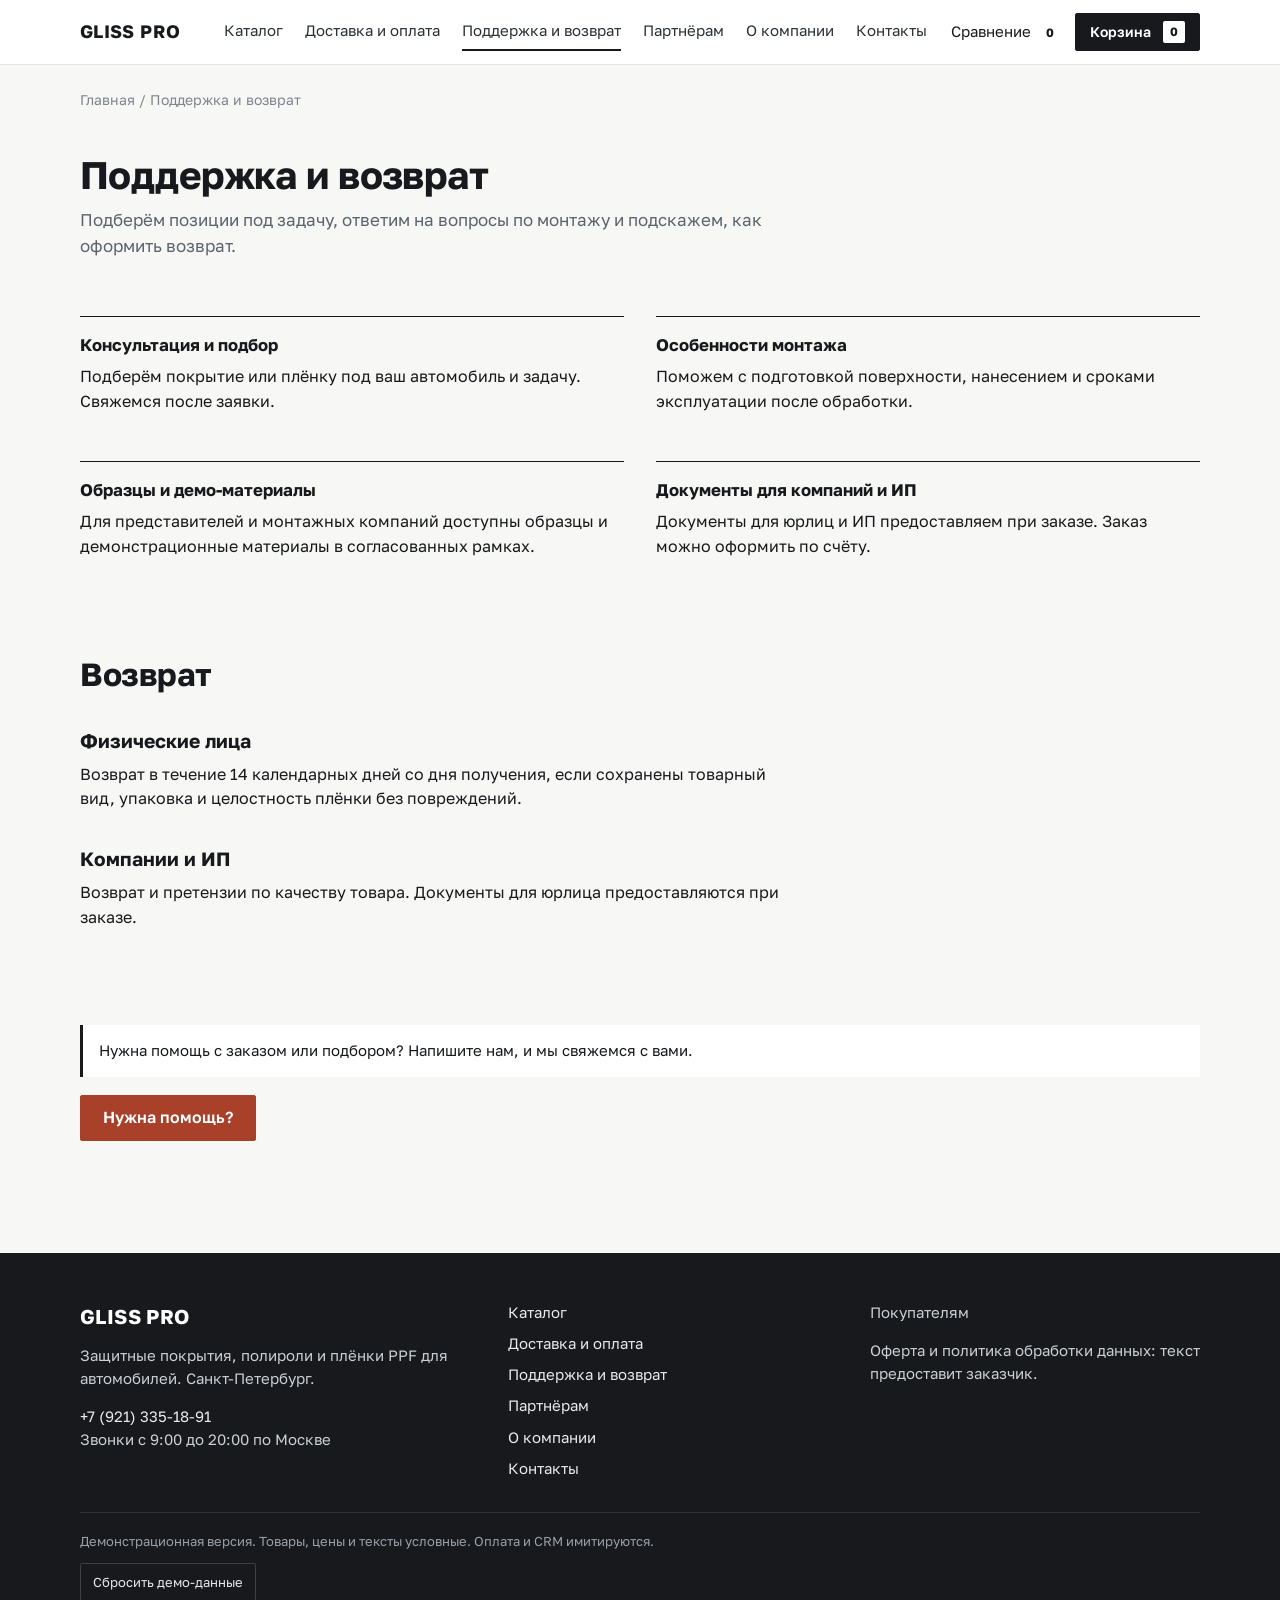
<file: returns.html>
<!doctype html>
<html lang="ru">
<head>
  <meta charset="utf-8">
  <meta name="viewport" content="width=device-width, initial-scale=1">
  <title>Поддержка и возврат: GlissPro (демо)</title>
  <meta name="description" content="Консультация по подбору и монтажу, образцы для представителей, условия возврата для физлиц и юрлиц.">
  <link rel="stylesheet" href="assets/css/main.css">
</head>
<body data-page="returns">
  <div id="site-header"></div>
  <main>
    <div class="container" style="padding-bottom: 72px">
      <p class="crumbs"><a href="index.html">Главная</a> / Поддержка и возврат</p>
      <h1 class="page-title">Поддержка и возврат</h1>
      <p class="lede">Подберём позиции под задачу, ответим на вопросы по монтажу и подскажем, как оформить возврат.</p>

      <section class="section--tight">
        <div class="two-text">
          <article>
            <h3>Консультация и подбор</h3>
            <p>Подберём покрытие или плёнку под ваш автомобиль и задачу. Свяжемся после заявки.</p>
          </article>
          <article>
            <h3>Особенности монтажа</h3>
            <p>Поможем с подготовкой поверхности, нанесением и сроками эксплуатации после обработки.</p>
          </article>
        </div>
        <div class="two-text" style="margin-top: 32px">
          <article>
            <h3>Образцы и демо-материалы</h3>
            <p>Для представителей и монтажных компаний доступны образцы и демонстрационные материалы в согласованных рамках.</p>
          </article>
          <article>
            <h3>Документы для компаний и ИП</h3>
            <p>Документы для юрлиц и ИП предоставляем при заказе. Заказ можно оформить по счёту.</p>
          </article>
        </div>
      </section>

      <section class="section--tight">
        <h2 class="section__title">Возврат</h2>
        <div class="prose">
          <h2>Физические лица</h2>
          <!-- Срок возврата: сверить с доской FigJam и текстом заказчика (в сводке ТЗ отмечено). -->
          <p>Возврат в течение 14 календарных дней со дня получения, если сохранены товарный вид, упаковка и целостность плёнки без повреждений.</p>
          <h2>Компании и ИП</h2>
          <p>Возврат и претензии по качеству товара. Документы для юрлица предоставляются при заказе.</p>
        </div>
      </section>

      <section class="section--tight">
        <div class="notice">Нужна помощь с заказом или подбором? Напишите нам, и мы свяжемся с вами.</div>
        <a class="btn btn--accent" href="contacts.html#consultation">Нужна помощь?</a>
      </section>
    </div>
  </main>
  <div id="site-footer"></div>
  <script src="assets/js/products.js"></script>
  <script src="assets/js/store.js"></script>
</body>
</html>
</file>
<file: assets/css/main.css>
@import url("https://fonts.googleapis.com/css2?family=Golos+Text:wght@400;500;600;700&display=swap");

:root {
  --ink: #17191c;
  --ink-2: #2b3036;
  --steel: #5b636c;
  --mute: #7d858e;
  --paper: #f7f7f5;
  --white: #ffffff;
  --line: #e2e4e7;
  --field-line: #c5cad0;
  --placeholder: #eeefec;
  --accent: #a8402a;
  --accent-hover: #8e3422;
  --accent-ink: #ffffff;
  --ok: #1f7a3d;
  --warn: #8a5a00;
  --danger: #b42318;
  --radius: 2px;
  --max: 1160px;
  --font-display: "Golos Text", system-ui, sans-serif;
  --font-body: "Golos Text", system-ui, sans-serif;
}

* { box-sizing: border-box; }
[hidden] { display: none !important; }

html { -webkit-text-size-adjust: 100%; }

body {
  margin: 0;
  font-family: var(--font-body);
  font-size: 16px;
  line-height: 1.55;
  color: var(--ink);
  background: var(--paper);
  min-height: 100vh;
  display: flex;
  flex-direction: column;
}

main { flex: 1; }

img { max-width: 100%; display: block; }
a { color: inherit; }
h1, h2, h3 { line-height: 1.2; margin: 0 0 0.5em; }
p { margin: 0 0 1em; }

.container {
  width: 100%;
  max-width: var(--max);
  margin: 0 auto;
  padding: 0 20px;
}

.section { padding: 72px 0; }
.section--tight { padding: 40px 0; }
.section__title {
  font-family: var(--font-display);
  font-weight: 700;
  font-size: clamp(1.5rem, 2.8vw, 2rem);
  letter-spacing: -0.015em;
  margin-bottom: 12px;
}
.lede { color: var(--steel); font-size: 1.06rem; max-width: 62ch; }
.page-title {
  font-family: var(--font-display);
  font-weight: 700;
  font-size: clamp(1.6rem, 3.4vw, 2.4rem);
  letter-spacing: -0.015em;
  margin: 40px 0 10px;
}
.crumbs { font-size: 14px; color: var(--mute); margin-top: 24px; }
.crumbs a { text-decoration: none; }

.brand {
  font-family: var(--font-display);
  font-weight: 700;
  letter-spacing: 0.02em;
  text-decoration: none;
  font-size: 18px;
  white-space: nowrap;
}

/* ---------- Header ---------- */
.site-header {
  position: sticky;
  top: 0;
  z-index: 20;
  background: var(--white);
  border-bottom: 1px solid var(--line);
}
.site-header__inner {
  display: flex;
  align-items: center;
  gap: 24px;
  min-height: 64px;
}
.nav {
  display: flex;
  gap: 22px;
  margin-left: auto;
  font-size: 15px;
}
.nav a {
  text-decoration: none;
  color: var(--ink-2);
  padding: 6px 0;
  border-bottom: 2px solid transparent;
}
.nav a:hover,
.nav a[aria-current="page"] { border-bottom-color: var(--ink); }
.header-actions { display: flex; align-items: center; gap: 14px; font-size: 15px; }
.header-actions a { text-decoration: none; }
.nav-toggle {
  display: none;
  margin-left: auto;
  background: none;
  border: 1px solid var(--line);
  border-radius: var(--radius);
  padding: 8px 12px;
  font: inherit;
  cursor: pointer;
}

.cart-count,
.compare-count {
  display: inline-grid;
  place-items: center;
  min-width: 22px;
  height: 22px;
  padding: 0 6px;
  margin-left: 4px;
  background: var(--white);
  color: var(--ink);
  font-size: 12px;
  font-weight: 700;
  border-radius: var(--radius);
}
.cart-count.is-bumped { animation: bump 0.45s ease; }
@keyframes bump {
  0% { transform: scale(1); }
  40% { transform: scale(1.3); }
  100% { transform: scale(1); }
}

/* ---------- Buttons & fields ---------- */
.btn {
  display: inline-flex;
  align-items: center;
  justify-content: center;
  gap: 8px;
  min-height: 46px;
  padding: 0 22px;
  border: 1px solid var(--ink);
  border-radius: var(--radius);
  background: var(--ink);
  color: var(--white);
  font: inherit;
  font-weight: 600;
  text-decoration: none;
  cursor: pointer;
  transition: opacity 0.2s ease, background-color 0.2s ease, color 0.2s ease;
}
.btn:hover { opacity: 0.88; }
.btn:focus-visible,
a:focus-visible,
button:focus-visible,
input:focus-visible,
select:focus-visible,
textarea:focus-visible { outline: 3px solid #d9a58f; outline-offset: 2px; }
.btn--accent { background: var(--accent); border-color: var(--accent); color: var(--accent-ink); }
.btn--ghost { background: transparent; color: var(--ink); border-color: var(--field-line); }
.btn--ghost:hover { opacity: 1; background: var(--white); }
.btn--light { background: transparent; color: var(--white); border-color: rgba(255, 255, 255, 0.6); }
.btn--small { min-height: 38px; padding: 0 14px; font-size: 14px; }
.btn--block { width: 100%; }
.btn[disabled] { opacity: 0.45; cursor: not-allowed; }

.link-arrow { font-weight: 600; text-decoration: none; border-bottom: 1px solid currentColor; }

.field { display: grid; gap: 6px; margin-bottom: 14px; }
.field label,
.field__label { font-size: 14px; font-weight: 600; color: var(--ink-2); }
.field input,
.field select,
.field textarea {
  width: 100%;
  min-height: 46px;
  padding: 10px 12px;
  font: inherit;
  color: var(--ink);
  background: var(--white);
  border: 1px solid var(--field-line);
  border-radius: var(--radius);
}
.field textarea { min-height: 96px; resize: vertical; }
.field__hint { font-size: 13px; color: var(--mute); }
.form-grid { display: grid; grid-template-columns: 1fr 1fr; gap: 0 16px; }
.form-grid .field--full { grid-column: 1 / -1; }

.choice-group { display: grid; gap: 10px; margin-bottom: 18px; }
.choice {
  display: flex;
  align-items: flex-start;
  gap: 10px;
  padding: 12px 14px;
  background: var(--white);
  border: 1px solid var(--field-line);
  border-radius: var(--radius);
  cursor: pointer;
}
.choice:has(input:checked) { border-color: var(--ink); background: var(--white); box-shadow: inset 3px 0 0 var(--ink); }
.choice input { margin-top: 4px; }
.choice small { display: block; color: var(--steel); font-size: 13px; }
.check { display: flex; gap: 10px; align-items: flex-start; font-size: 14px; margin: 14px 0; }

.notice {
  padding: 14px 16px;
  border-left: 3px solid var(--ink);
  background: var(--white);
  margin: 0 0 18px;
  font-size: 15px;
}
.notice--ok { border-left-color: var(--ok); }
.notice--warn { border-left-color: var(--warn); }
.notice--err { border-left-color: var(--danger); }

/* ---------- Home: hero ---------- */
.hero {
  background: var(--white);
  border-bottom: 1px solid var(--line);
  padding: 72px 0 64px;
}
.hero__inner {
  display: grid;
  grid-template-columns: 1.25fr 1fr;
  gap: 56px;
  align-items: center;
  max-width: var(--max);
  margin: 0 auto;
  padding: 0 20px;
}
.eyebrow {
  font-size: 13px;
  font-weight: 600;
  letter-spacing: 0.06em;
  text-transform: uppercase;
  color: var(--accent);
  margin: 0 0 14px;
}
.hero__title {
  font-family: var(--font-display);
  font-weight: 700;
  font-size: clamp(2.1rem, 4.2vw, 3.3rem);
  letter-spacing: -0.02em;
  line-height: 1.08;
  margin: 0 0 20px;
  max-width: 16ch;
}
.hero__sub { font-size: 1.1rem; color: var(--steel); max-width: 46ch; margin-bottom: 30px; }
.hero__cta { display: flex; flex-wrap: wrap; gap: 12px; }

.facts {
  background: var(--paper);
  border: 1px solid var(--line);
  padding: 8px 26px;
}
.facts__title { font-size: 14px; font-weight: 600; color: var(--steel); margin: 16px 0 4px; }
.facts__item { padding: 16px 0; border-top: 1px solid var(--line); }
.facts__item:first-of-type { border-top: 0; }
.facts__item strong { display: block; font-size: 17px; margin-bottom: 2px; }
.facts__item span { color: var(--steel); font-size: 15px; }

/* ---------- Home sections ---------- */
.split {
  display: grid;
  grid-template-columns: 1fr 1fr;
  gap: 48px;
  align-items: start;
}
.steps { counter-reset: step; list-style: none; padding: 0; margin: 24px 0 0; display: grid; gap: 0; }
.steps li {
  counter-increment: step;
  padding: 18px 0 18px 56px;
  border-top: 1px solid var(--line);
  position: relative;
}
.steps li::before {
  content: counter(step, decimal-leading-zero);
  position: absolute;
  left: 0;
  top: 18px;
  font-family: var(--font-display);
  font-weight: 600;
  font-size: 15px;
  color: var(--mute);
}
.steps strong { display: block; margin-bottom: 4px; }

.audience { display: grid; grid-template-columns: 1fr 1fr; gap: 0; border-top: 1px solid var(--ink); }
.audience > div { padding: 28px 28px 28px 0; }
.audience > div + div { padding-left: 28px; border-left: 1px solid var(--line); }
.audience h3 { font-size: 1.1rem; font-weight: 700; }

.band {
  background: var(--ink);
  color: var(--white);
  padding: 56px 0;
}
.band__inner { display: flex; flex-wrap: wrap; align-items: center; justify-content: space-between; gap: 24px; }
.band .lede { color: #c9cfd5; margin: 0; }
.band .section__title { margin: 0 0 8px; }

/* ---------- Catalog ---------- */
.toolbar {
  display: flex;
  flex-wrap: wrap;
  gap: 12px;
  align-items: center;
  justify-content: space-between;
  margin: 28px 0 22px;
}
.toolbar__filters { display: flex; flex-wrap: wrap; gap: 8px; }
.chip {
  min-height: 38px;
  padding: 0 14px;
  background: var(--white);
  border: 1px solid var(--field-line);
  border-radius: var(--radius);
  font: inherit;
  font-size: 14px;
  cursor: pointer;
}
.chip[aria-pressed="true"] { background: var(--ink); color: var(--white); border-color: var(--ink); }
.search {
  min-width: 240px;
  min-height: 38px;
  padding: 0 12px;
  font: inherit;
  border: 1px solid var(--field-line);
  border-radius: var(--radius);
  background: var(--white);
}
.grid {
  display: grid;
  grid-template-columns: repeat(auto-fill, minmax(240px, 1fr));
  gap: 20px;
}
.product {
  display: flex;
  flex-direction: column;
  gap: 10px;
  padding: 14px;
  background: var(--white);
  border: 1px solid var(--line);
  border-radius: var(--radius);
}
.product:hover { border-color: var(--steel); }
.product__art {
  text-decoration: none;
  aspect-ratio: 4 / 3;
  display: grid;
  place-items: center;
  background: var(--placeholder);
  border-radius: var(--radius);
  font-size: 13px;
  color: var(--mute);
}
.product__cat { font-size: 12px; text-transform: uppercase; letter-spacing: 0.06em; color: var(--mute); }
.product__name { font-weight: 600; font-size: 16px; margin: 0; }
.product__short { font-size: 14px; color: var(--steel); margin: 0; }
.product__price { font-weight: 700; font-size: 18px; margin-top: auto; }
.product__price small { font-weight: 400; font-size: 13px; color: var(--mute); }
.product__actions { display: flex; gap: 8px; flex-wrap: wrap; }
.product__actions .btn { flex: 1; }
.toggle-compare[aria-pressed="true"] { background: var(--ink); border-color: var(--ink); color: var(--white); }
.empty { color: var(--steel); padding: 40px 0; }

/* ---------- Product page ---------- */
.product-view { display: grid; grid-template-columns: 1fr 1fr; gap: 48px; margin-top: 24px; align-items: start; }
.product-view .product__art { font-size: 14px; aspect-ratio: 1 / 1; }
.price-big { font-family: var(--font-display); font-size: 2rem; font-weight: 700; margin: 12px 0; }
.qty { display: inline-flex; align-items: center; border: 1px solid var(--field-line); border-radius: var(--radius); background: var(--white); }
.qty button { width: 42px; height: 46px; border: 0; background: none; font: inherit; font-size: 18px; cursor: pointer; }
.qty input { width: 56px; height: 46px; border: 0; text-align: center; font: inherit; background: none; -moz-appearance: textfield; }
.qty input::-webkit-outer-spin-button,
.qty input::-webkit-inner-spin-button { -webkit-appearance: none; margin: 0; }
.buy-row { display: flex; flex-wrap: wrap; gap: 12px; align-items: center; margin: 18px 0; }
.specs { width: 100%; border-collapse: collapse; margin: 16px 0 0; background: var(--white); }
.specs th,
.specs td { text-align: left; padding: 12px 14px; border-bottom: 1px solid var(--line); vertical-align: top; font-size: 15px; }
.specs th { width: 40%; color: var(--steel); font-weight: 500; }
.mini-form { margin-top: 36px; padding-top: 24px; border-top: 1px solid var(--ink); max-width: 620px; }

/* ---------- Compare ---------- */
.compare-wrap { overflow-x: auto; margin-top: 24px; background: var(--white); border: 1px solid var(--line); }
.compare { width: 100%; border-collapse: collapse; min-width: 640px; }
.compare th,
.compare td { padding: 14px; border-bottom: 1px solid var(--line); text-align: left; vertical-align: top; font-size: 15px; }
.compare thead th { font-family: var(--font-display); font-size: 14px; font-weight: 600; background: #fafaf8; }
.compare tbody th { width: 180px; color: var(--steel); font-weight: 500; }
.compare .btn { margin-top: 6px; }
.link-button { background: none; border: 0; padding: 0; font: inherit; font-size: 14px; color: var(--steel); text-decoration: underline; cursor: pointer; }

/* ---------- Cart & checkout ---------- */
.two-col { display: grid; grid-template-columns: 1.4fr 1fr; gap: 32px; align-items: start; margin-top: 24px; }
.panel { background: var(--white); border: 1px solid var(--line); padding: 22px; }
.panel h2 { font-size: 1.05rem; font-weight: 700; margin-bottom: 14px; }
.cart-line {
  display: grid;
  grid-template-columns: 64px 1fr auto;
  gap: 14px;
  align-items: center;
  padding: 14px 0;
  border-bottom: 1px solid var(--line);
}
.cart-line:first-child { padding-top: 0; }
.cart-line__art {
  width: 64px;
  height: 64px;
  background: var(--placeholder);
  border-radius: var(--radius);
}
.cart-line__name { font-weight: 600; margin: 0; }
.cart-line__meta { font-size: 13px; color: var(--steel); margin: 2px 0 8px; }
.cart-line__side { text-align: right; display: grid; gap: 8px; justify-items: end; }
.totals { display: grid; gap: 10px; margin: 0 0 18px; }
.totals div { display: flex; justify-content: space-between; gap: 12px; font-size: 15px; }
.totals .is-discount { color: var(--ok); font-weight: 600; }
.totals .is-total { font-weight: 700; font-size: 18px; padding-top: 10px; border-top: 1px solid var(--line); }
.checkout-section { padding-bottom: 20px; margin-bottom: 20px; border-bottom: 1px solid var(--line); }
.checkout-section:last-of-type { border-bottom: 0; }
.checkout-section > h3 { font-size: 1rem; font-weight: 700; margin-bottom: 12px; }
.order-status {
  display: inline-block;
  padding: 4px 10px;
  font-size: 14px;
  font-weight: 700;
  border-radius: var(--radius);
  background: #efefea;
}
.order-status[data-status="paid"] { background: #dcf1e3; color: var(--ok); }
.order-status[data-status="failed"],
.order-status[data-status="canceled"] { background: #fde7e5; color: var(--danger); }
.sim-row { display: flex; flex-wrap: wrap; gap: 8px; margin: 14px 0; }
pre.json {
  overflow-x: auto;
  background: var(--ink);
  color: #e8ecef;
  padding: 16px;
  font-size: 12px;
  border-radius: var(--radius);
}
details summary { cursor: pointer; font-weight: 600; margin: 14px 0 8px; }

/* ---------- Content pages ---------- */
.prose { max-width: 72ch; }
.prose h2 { font-size: 1.2rem; font-weight: 700; margin-top: 36px; }
.prose ul { padding-left: 20px; margin: 0 0 16px; }
.prose li { margin-bottom: 6px; }
.two-text { display: grid; grid-template-columns: 1fr 1fr; gap: 32px; }
.two-text article { border-top: 1px solid var(--ink); padding-top: 18px; }
.two-text h3 { font-size: 1.05rem; font-weight: 700; }
.contact-row { display: grid; grid-template-columns: 1fr 1fr; gap: 32px; }
.big-phone { font-family: var(--font-display); font-size: 1.5rem; font-weight: 700; text-decoration: none; }

/* ---------- Footer ---------- */
.site-footer {
  background: var(--ink);
  color: #c9cfd5;
  padding: 48px 0 32px;
  font-size: 15px;
  margin-top: auto;
}
.site-footer .brand { color: var(--white); font-size: 20px; }
.footer-grid { display: grid; grid-template-columns: 1.2fr 1fr 1fr; gap: 32px; }
.footer-grid nav { display: grid; gap: 8px; align-content: start; }
.footer-grid a { text-decoration: none; color: #e6eaed; }
.footer-grid a:hover { text-decoration: underline; }
.footer-note { margin-top: 32px; padding-top: 18px; border-top: 1px solid #2c3137; font-size: 13px; color: #98a1aa; }
.footer-reset {
  margin-top: 12px;
  padding: 8px 12px;
  font: inherit;
  font-size: 13px;
  color: #e6eaed;
  background: none;
  border: 1px solid #3a4048;
  border-radius: var(--radius);
  cursor: pointer;
}
.footer-reset:hover { border-color: #e6eaed; }

/* ---------- Product extras ---------- */
.perks { list-style: none; padding: 0; margin: 0 0 18px; display: grid; gap: 6px; font-size: 15px; }
.perks li::before { content: "—"; color: var(--mute); margin-right: 8px; }
.toolbar__controls { display: flex; flex-wrap: wrap; gap: 8px; }
.sort {
  min-height: 38px;
  padding: 0 10px;
  font: inherit;
  font-size: 14px;
  color: var(--ink);
  background: var(--white);
  border: 1px solid var(--field-line);
  border-radius: var(--radius);
}

/* ---------- Responsive ---------- */
@media (max-width: 960px) {
  .nav-toggle { display: inline-block; }
  .nav {
    display: none;
    position: absolute;
    top: 64px;
    left: 0;
    right: 0;
    flex-direction: column;
    gap: 0;
    background: var(--white);
    border-bottom: 1px solid var(--line);
    padding: 8px 20px 16px;
  }
  .nav.is-open { display: flex; }
  .nav a { padding: 12px 0; border-bottom: 1px solid var(--line); }
  .site-header { position: sticky; }
  .site-header__inner .header-actions { margin-left: 0; }
  .hero__inner,
  .split,
  .product-view,
  .two-col,
  .contact-row,
  .two-text,
  .footer-grid { grid-template-columns: 1fr; gap: 24px; }
  .audience { grid-template-columns: 1fr; }
  .audience > div,
  .audience > div + div { padding: 22px 0; border-left: 0; border-top: 1px solid var(--line); }
  .audience > div:first-child { border-top: 0; }
}
@media (max-width: 640px) {
  .section { padding: 48px 0; }
  .hero { padding: 48px 0 40px; }
  .form-grid { grid-template-columns: 1fr; }
  .hero__cta .btn { flex: 1 1 100%; }
  .search { min-width: 0; width: 100%; }
  .compare-wrap { margin-left: -20px; margin-right: -20px; border-left: 0; border-right: 0; }
  .header-actions .link-count { display: none; }
  .brand { font-size: 16px; }
  .site-header__inner { gap: 10px; }
  .header-actions { gap: 8px; }
  .header-actions .btn--small { padding: 0 10px; }
  .nav-toggle { padding: 8px 10px; }
}

.toast {
  position: fixed;
  left: 0;
  right: 0;
  bottom: 24px;
  width: fit-content;
  margin: 0 auto;
  z-index: 50;
  padding: 12px 18px;
  background: var(--ink);
  color: var(--white);
  border-radius: var(--radius);
  font-size: 15px;
  box-shadow: 0 8px 24px rgba(20, 23, 27, 0.18);
  animation: rise 0.3s ease both;
}
@keyframes rise {
  from { opacity: 0; transform: translateY(12px); }
  to { opacity: 1; transform: none; }
}

@media (prefers-reduced-motion: reduce) {
  *,
  *::before,
  *::after {
    animation-duration: 0.01ms !important;
    animation-iteration-count: 1 !important;
    transition-duration: 0.01ms !important;
  }
}
</file>
